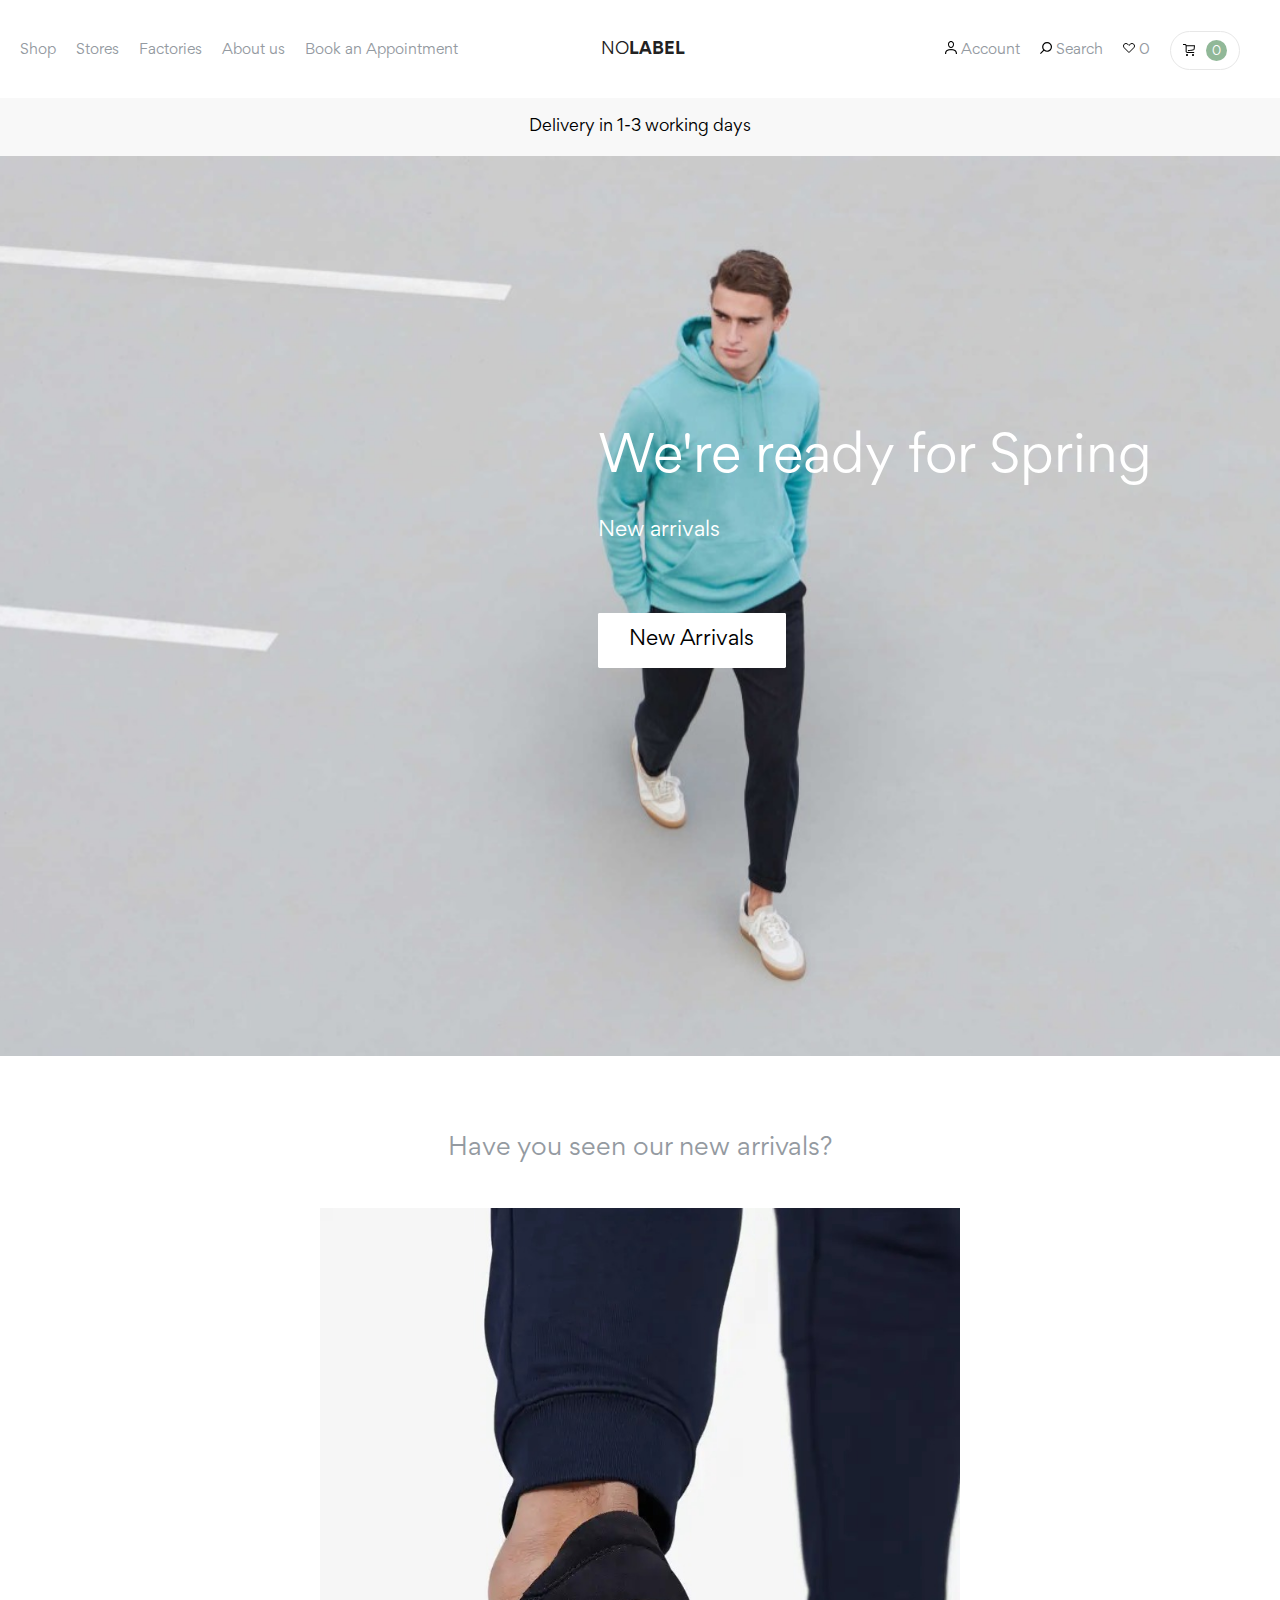
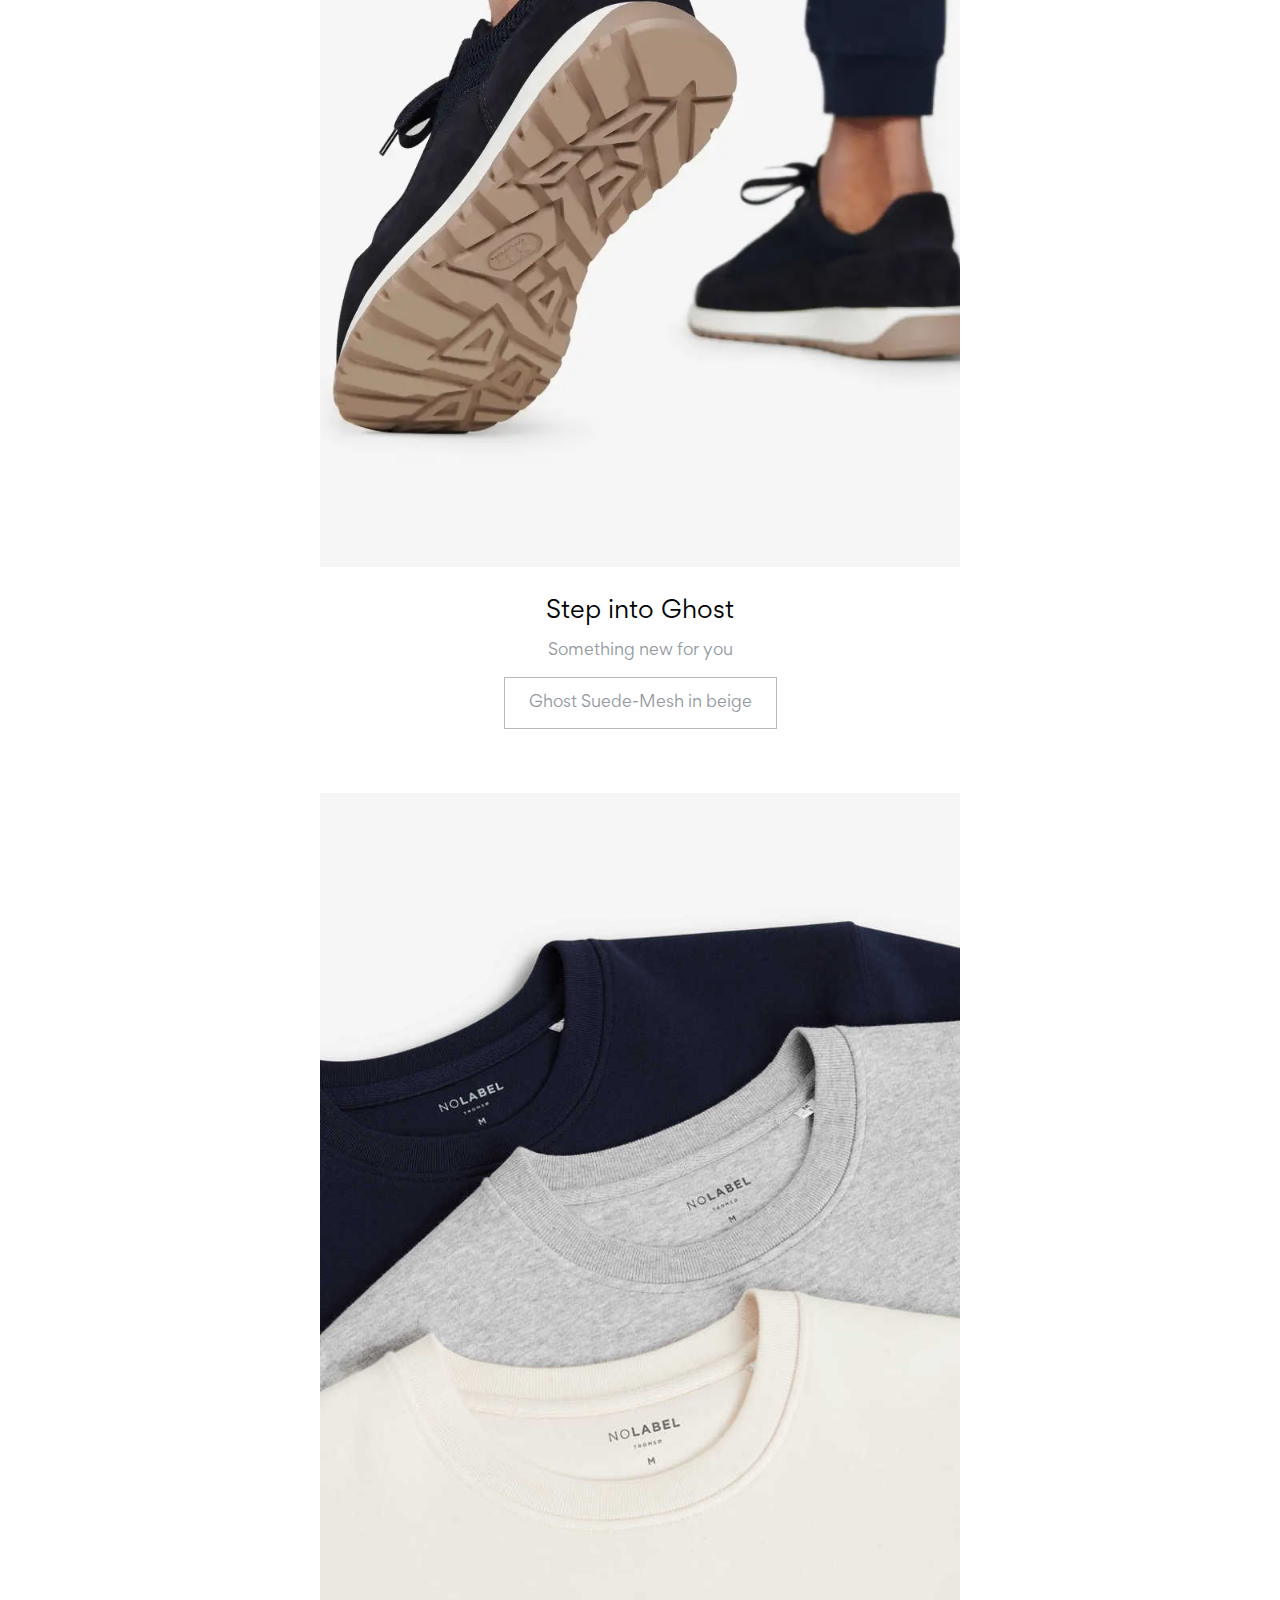
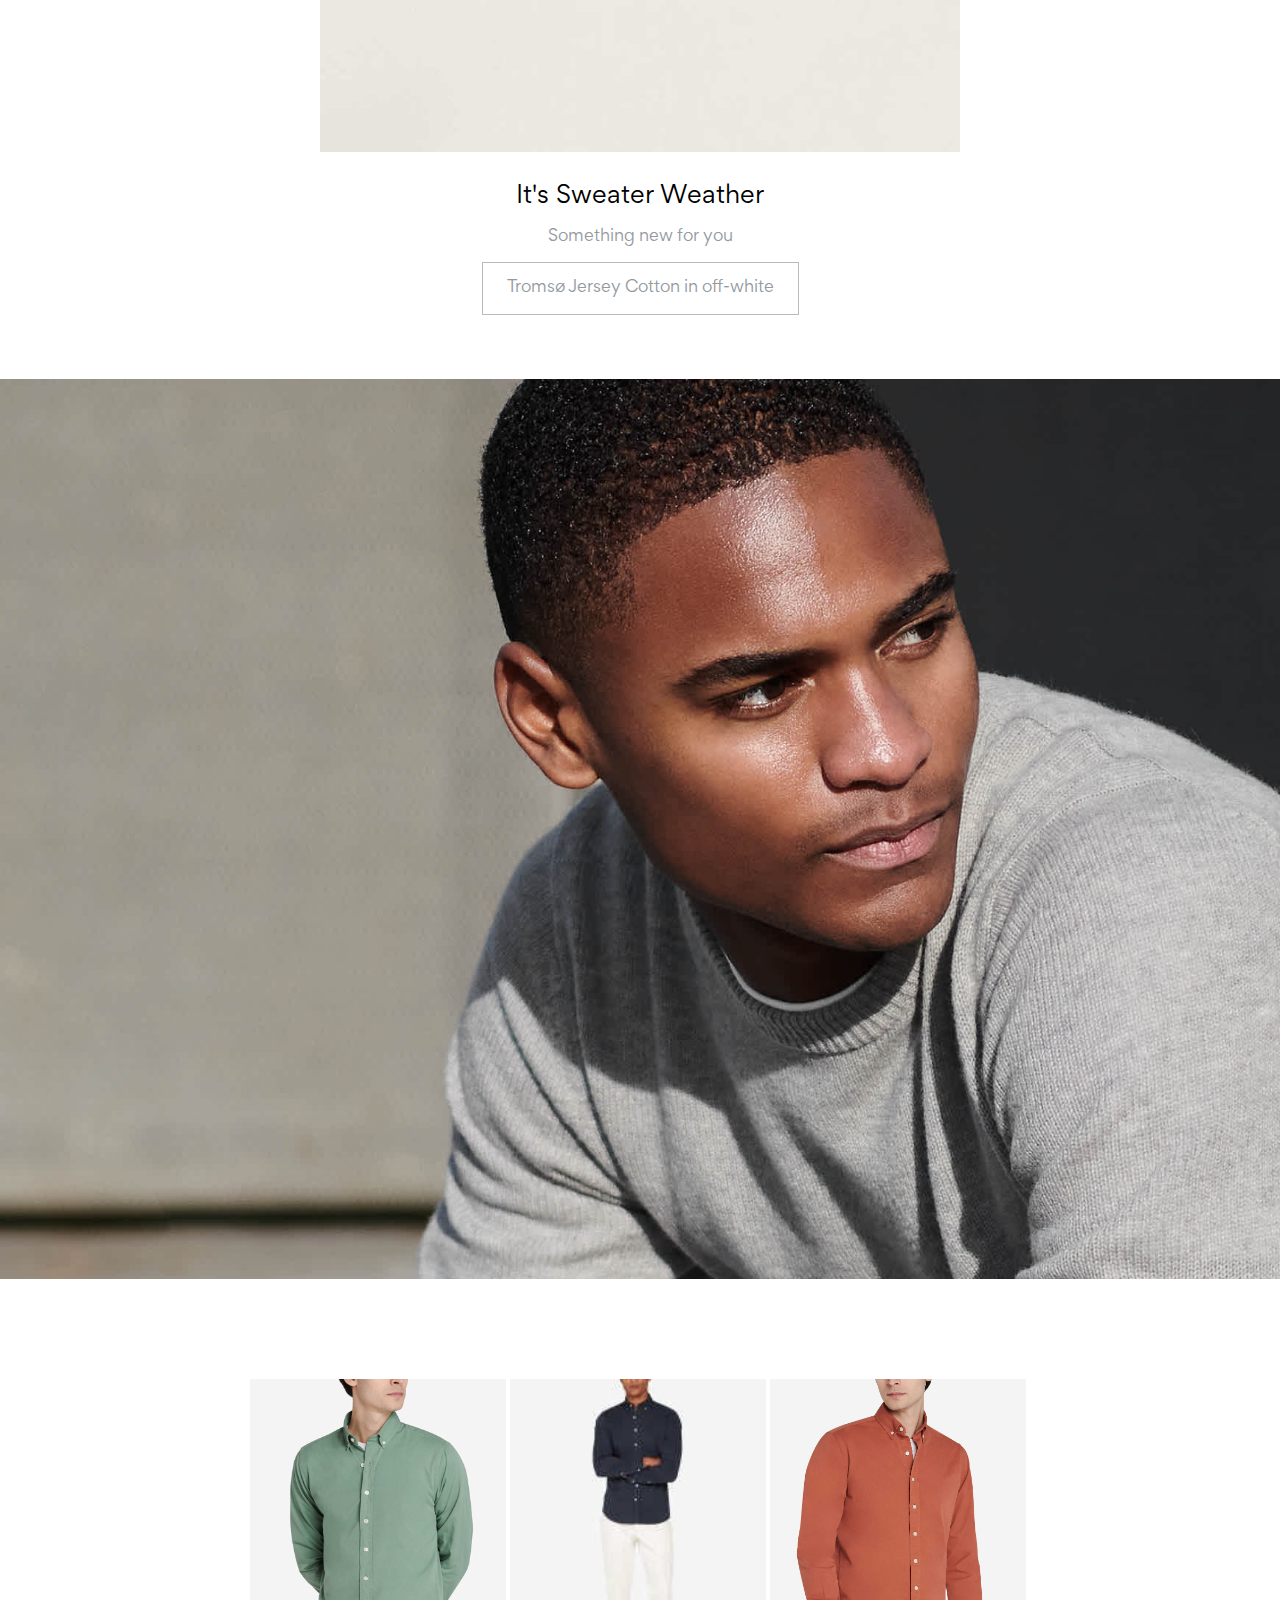
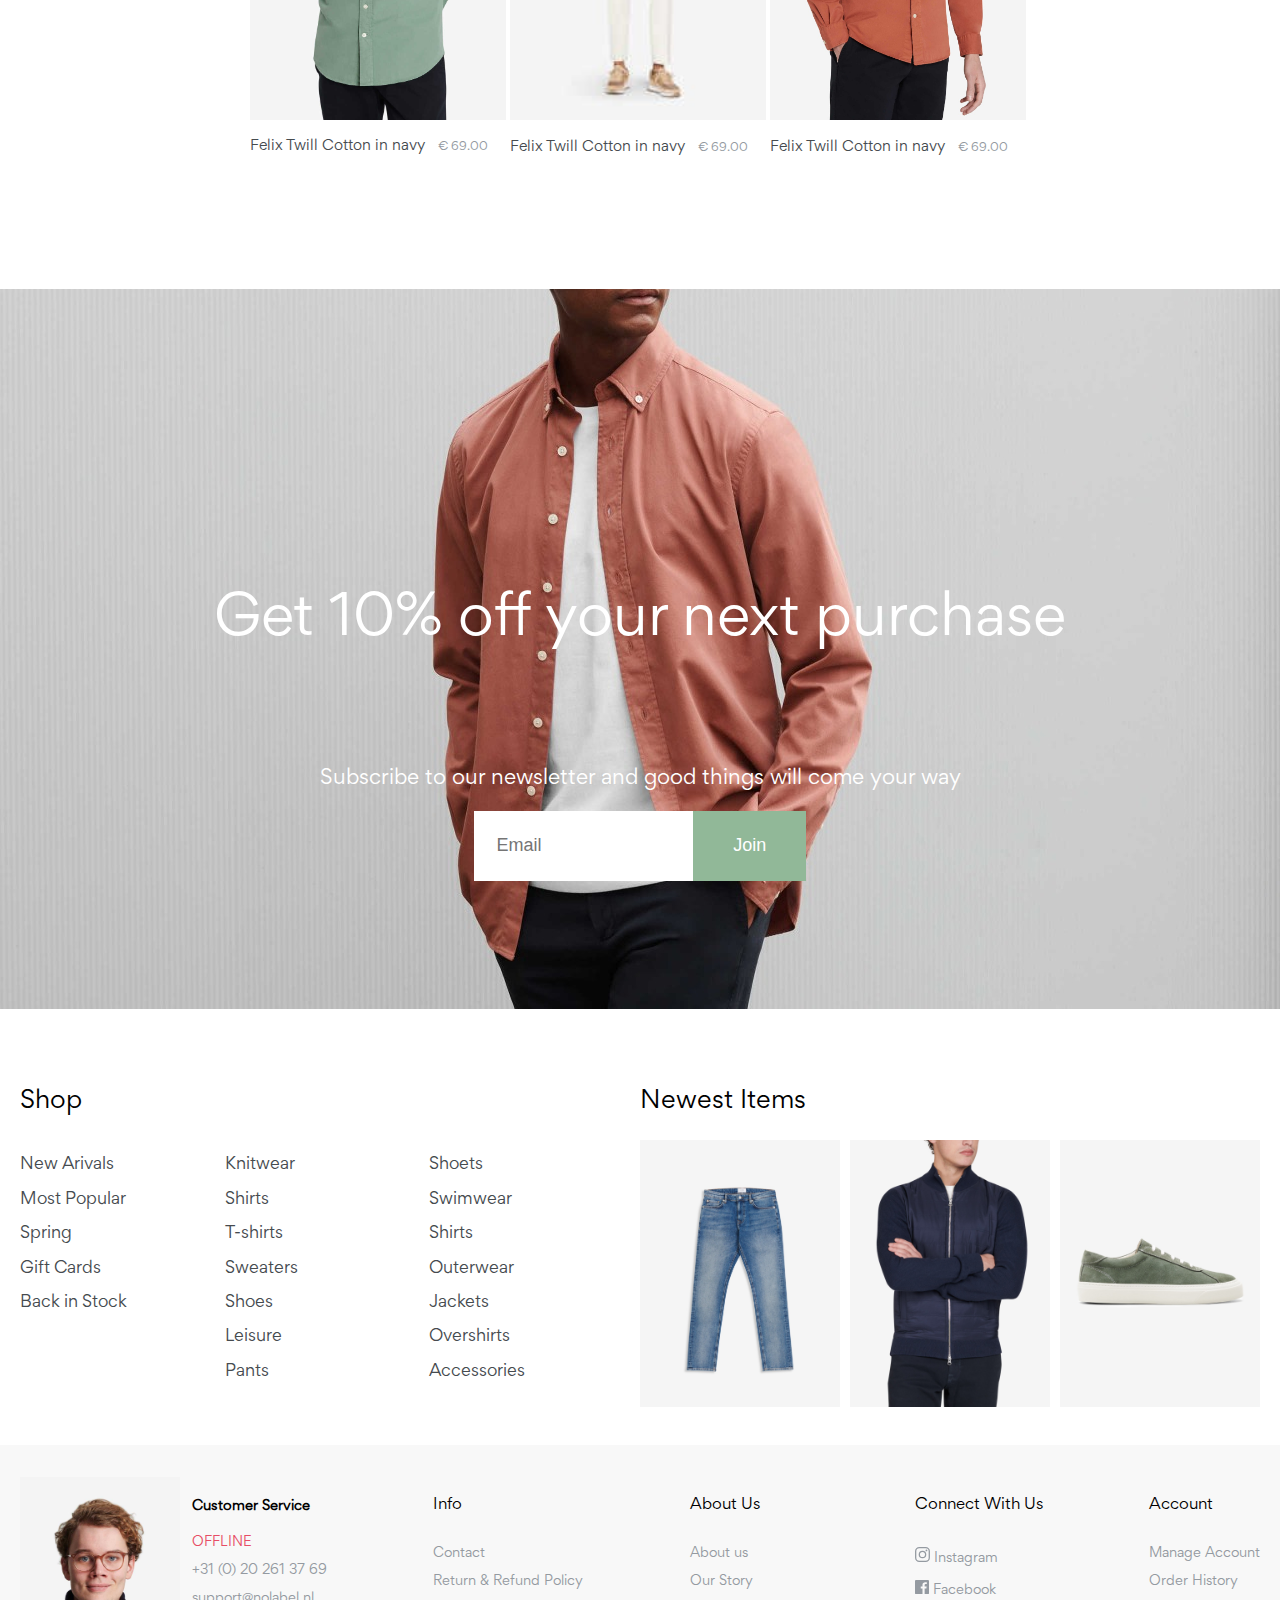
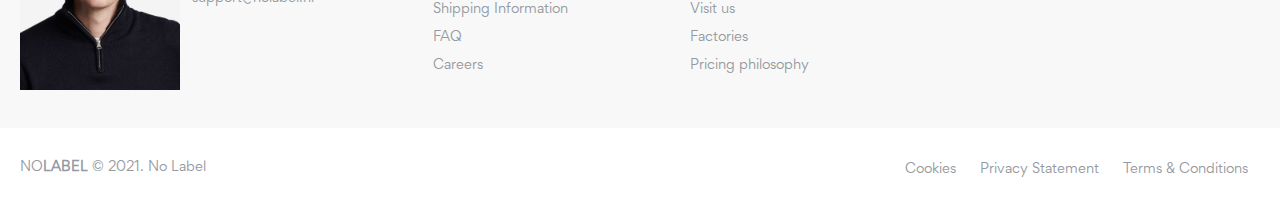
<file: index.html>
<!DOCTYPE html>
<html lang="en">

<head>
	<meta charset="UTF-8" />
	<meta name="viewport" content="width=device-width, initial-scale=1" />
	<title>NoLabeL</title>
	<meta name="author" content="Noah Makmel" />
	<link rel="stylesheet" href="./assets/styles/style.css" />
	<link rel="icon" href="./assets/images/favico.ico" type="image/x-icon" />
</head>

<body>

	<!-- ********** | NAVBAR | ********** -->
	<header>
		<nav class="container">
			<!-- menu lists -->
			<ul>
				<li><a id="mega_menu_action" href="#">Shop</a></li>
				<li><a href="#">Stores</a></li>
				<li><a href="#">Factories</a></li>
				<li><a href="#">About us</a></li>
				<li><a href="#">Book an Appointment</a></li>
			</ul>
			<!-- logo -->
			<div>
				<a href="./index.html">
					NO<span>LABEL</span>
				</a>
			</div>
			<!-- rigth menu -->
			<ul>
				<li>
					<a href="#">
						<svg width="12" height="13" xmlns="http://www.w3.org/2000/svg">
							<!-- https://developer.mozilla.org/en-US/docs/Web/SVG/Attribute/d -->
							<path
								d="M8.136 5.913C7.565 6.638 6.853 7 6 7c-.853 0-1.566-.363-2.14-1.09C3.287 5.183 3 4.279 3 3.197c0-.565.136-1.094.408-1.588.273-.494.64-.886 1.102-1.175C4.972.144 5.469 0 6 0s1.028.145 1.49.434c.462.29.83.68 1.102 1.175.272.494.408 1.023.408 1.588 0 1.082-.288 1.987-.864 2.716zM7.397 1.66C6.995 1.22 6.53 1 6 1s-.995.219-1.397.656A2.189 2.189 0 0 0 4 3.185c0 .801.19 1.47.572 2.009C4.953 5.73 5.429 6 6 6c.57 0 1.047-.269 1.428-.806C7.81 4.656 8 3.986 8 3.184c0-.58-.2-1.09-.603-1.524zM1.155 13H0l.101-1.22c.125-1.22.694-2.155 1.708-2.805C2.822 8.325 4.219 8 6 8c1.781 0 3.178.324 4.191.971 1.014.647 1.583 1.581 1.708 2.801L12 13h-1.155l-.101-1.116a2.548 2.548 0 0 0-1.17-1.92 4.393 4.393 0 0 0-1.087-.476 7.024 7.024 0 0 0-1.22-.253A11.36 11.36 0 0 0 6 9.168c-.448 0-.87.022-1.267.067a7.024 7.024 0 0 0-1.22.253 4.306 4.306 0 0 0-1.087.48c-.308.196-.57.458-.783.785a2.502 2.502 0 0 0-.387 1.138L1.156 13z"
								fill-rule="evenodd" /></svg>
						<span> Account</span>
					</a>
				</li>
				<li>
					<a href="#">
						<svg width="12" height="12" xmlns="http://www.w3.org/2000/svg">
							<path
								d="M0 11.147l3.18-3.18a4.805 4.805 0 0 1-1.05-3.036c0-.66.124-1.29.373-1.891A4.822 4.822 0 0 1 3.58 1.442C4.043.98 4.575.623 5.177.374A4.895 4.895 0 0 1 7.069 0a4.963 4.963 0 0 1 3.489 1.442c.463.464.819.996 1.068 1.598.25.601.374 1.232.374 1.891a4.895 4.895 0 0 1-1.442 3.49 4.963 4.963 0 0 1-1.605 1.068c-.602.25-1.23.374-1.884.374A4.806 4.806 0 0 1 4.033 8.82L.853 12 0 11.147zm9.712-3.58a3.602 3.602 0 0 1-2.643 1.095 3.602 3.602 0 0 1-2.644-1.095C3.7 6.842 3.338 5.964 3.338 4.931c0-1.027.362-1.908 1.087-2.643.735-.725 1.617-1.087 2.644-1.087 1.032 0 1.91.362 2.635 1.087A3.602 3.602 0 0 1 10.8 4.931c0 1.033-.362 1.911-1.087 2.636z"
								fill-rule="evenodd" /></svg>
						<span> Search</span>
					</a>
				</li>
				<li>
					<a href="#">
						<svg width="12" height="11" xmlns="http://www.w3.org/2000/svg">
							<path
								d="M10.705 1.16C10.267.742 9.635.5 8.99.5c-.676 0-1.31.264-1.768.768L5.964 2.442 5.622 2.1l-.903-.904C4.281.758 3.63.5 2.966.5c-.664 0-1.316.258-1.754.697-.95.95-.95 2.568 0 3.57l4.766 4.766 4.775-4.775c.998-.949.998-2.552-.01-3.56l-.038-.039z"
								fill-rule="nonzero" fill="none" stroke="#000" /></svg>
						<span> 0</span>
					</a>
				</li>
				<li>
					<a href="#" class="nav_main_list_button">
						<svg width="12" height="12" xmlns="http://www.w3.org/2000/svg">
							<path
								d="M3.294 10.294A.963.963 0 0 1 4 10c.275 0 .51.098.706.294A.963.963 0 0 1 5 11c0 .275-.098.51-.294.706A.963.963 0 0 1 4 12a.963.963 0 0 1-.706-.294A.963.963 0 0 1 3 11c0-.275.098-.51.294-.706zm6 0A.963.963 0 0 1 10 10c.275 0 .51.098.706.294A.963.963 0 0 1 11 11c0 .275-.098.51-.294.706A.963.963 0 0 1 10 12a.963.963 0 0 1-.706-.294A.963.963 0 0 1 9 11c0-.275.098-.51.294-.706zM3.578 1.2H12l-.044.538c-.009.175-.051.715-.128 1.621-.076.907-.133 1.478-.171 1.716-.06.404-.25.745-.572 1.022-.322.277-.723.449-1.202.516-.008 0-1.675.195-5.002.587V6.194c.348-.042.903-.106 1.666-.194l2.05-.238c.603-.07.988-.118 1.153-.143.25-.03.456-.106.617-.232a.718.718 0 0 0 .286-.462c.046-.296.129-1.204.247-2.725H3.661v5.194c0 .183.06.33.181.44.12.11.285.166.493.166h6.851v1H4.335c-.483 0-.886-.153-1.208-.46a1.517 1.517 0 0 1-.483-1.146V1.687a.634.634 0 0 0-.226-.48A.753.753 0 0 0 1.894 1H0V0h1.894c.386 0 .734.112 1.046.338.311.225.524.512.638.862z"
								fill-rule="evenodd" /></svg>
						<span>0</span>
					</a>
				</li>
			</ul>
		</nav>

		<!-- ********** | NAVBAR SHOP SECTION | ********** -->
		<section class="navbar_shop_mega">
			<div class="container">
				<nav>
					<div>
						<ul>
							<li><a href="#">New Arivals </a></li>
							<li><a href="#">Most Popular</a></li>
							<li><a href="#">Spring</a></li>
							<li><a href="#">Gift Cards</a></li>
							<li><a href="#">Back in Stock</a></li>
						</ul>
						<ul>
							<li><a href="#">Knitwear </a></li>
							<li><a href="#">Shirts</a></li>
							<li><a href="#">T-shirts</a></li>
							<li><a href="#">Sweaters</a></li>
							<li><a href="#">Shoes</a></li>
							<li><a href="#">Leisure Wear</a></li>
							<li><a href="#">Pants</a></li>
						</ul>
						<ul>
							<li><a href="#">Shorts </a></li>
							<li><a href="#">Swimwear</a></li>
							<li><a href="#">Polo Shirts</a></li>
							<li><a href="#">Outerwear</a></li>
							<li><a href="#">Jackets</a></li>
							<li><a href="#">Overshirts</a></li>
							<li><a href="#">Accessories</a></li>
						</ul>
					</div>
					<div>
						<ul>
							<li>
								<img src="./assets/images/bgImage.jpg" alt="Men in blouse">
							</li>
						</ul>
						<ul>
							<li>
								<img src="./assets/images/bgImage.jpg" alt="Men in blouse">
							</li>
						</ul>
					</div>
				</nav>
			</div>
		</section>


		<!-- ********** | MOBILE NAVBAR | ********** -->
		<!-- https://codepen.io/RRoberts/pen/ZBYaJr -->
		<nav class="nav_main_mob_navbar">
			<div class="container">
				<ul>
					<li>
						<div class="hamburger">
							<span></span>
							<span></span>
							<span></span>
							<!-- ********** | Mobile nav horizontal bars | ********** -->
						</div>
					</li>
					<li>
						<svg width="12" height="12" xmlns="http://www.w3.org/2000/svg">
							<path
								d="M0 11.147l3.18-3.18a4.805 4.805 0 0 1-1.05-3.036c0-.66.124-1.29.373-1.891A4.822 4.822 0 0 1 3.58 1.442C4.043.98 4.575.623 5.177.374A4.895 4.895 0 0 1 7.069 0a4.963 4.963 0 0 1 3.489 1.442c.463.464.819.996 1.068 1.598.25.601.374 1.232.374 1.891a4.895 4.895 0 0 1-1.442 3.49 4.963 4.963 0 0 1-1.605 1.068c-.602.25-1.23.374-1.884.374A4.806 4.806 0 0 1 4.033 8.82L.853 12 0 11.147zm9.712-3.58a3.602 3.602 0 0 1-2.643 1.095 3.602 3.602 0 0 1-2.644-1.095C3.7 6.842 3.338 5.964 3.338 4.931c0-1.027.362-1.908 1.087-2.643.735-.725 1.617-1.087 2.644-1.087 1.032 0 1.91.362 2.635 1.087A3.602 3.602 0 0 1 10.8 4.931c0 1.033-.362 1.911-1.087 2.636z"
								fill-rule="evenodd" /></svg>
					</li>
				</ul>
				<div>
					<h3>NO<span>LABEL</span></h3>
				</div>
				<ul>
					<li>
						<a href="#" class="nav_main_list_button">
							<svg width="12" height="12" xmlns="http://www.w3.org/2000/svg">
								<path
									d="M3.294 10.294A.963.963 0 0 1 4 10c.275 0 .51.098.706.294A.963.963 0 0 1 5 11c0 .275-.098.51-.294.706A.963.963 0 0 1 4 12a.963.963 0 0 1-.706-.294A.963.963 0 0 1 3 11c0-.275.098-.51.294-.706zm6 0A.963.963 0 0 1 10 10c.275 0 .51.098.706.294A.963.963 0 0 1 11 11c0 .275-.098.51-.294.706A.963.963 0 0 1 10 12a.963.963 0 0 1-.706-.294A.963.963 0 0 1 9 11c0-.275.098-.51.294-.706zM3.578 1.2H12l-.044.538c-.009.175-.051.715-.128 1.621-.076.907-.133 1.478-.171 1.716-.06.404-.25.745-.572 1.022-.322.277-.723.449-1.202.516-.008 0-1.675.195-5.002.587V6.194c.348-.042.903-.106 1.666-.194l2.05-.238c.603-.07.988-.118 1.153-.143.25-.03.456-.106.617-.232a.718.718 0 0 0 .286-.462c.046-.296.129-1.204.247-2.725H3.661v5.194c0 .183.06.33.181.44.12.11.285.166.493.166h6.851v1H4.335c-.483 0-.886-.153-1.208-.46a1.517 1.517 0 0 1-.483-1.146V1.687a.634.634 0 0 0-.226-.48A.753.753 0 0 0 1.894 1H0V0h1.894c.386 0 .734.112 1.046.338.311.225.524.512.638.862z"
									fill-rule="evenodd"></path>
							</svg>
							<span>0</span>
						</a>
					</li>
				</ul>
			</div>
		</nav>

		<!-- ********** | MOBILE MENU | ********** -->
		<nav class="short_mob">
			<ul>
				<li>Shop</li>
				<li><a href="#">New Arivals </a></li>
				<li><a href="#">Most Popular</a></li>
				<li><a href="#">Spring</a></li>
				<li><a href="#">Gift Cards</a></li>
				<li><a href="#">Back in Stock</a></li>
			</ul>

			<div>
				<ul>
					<li><a href="#">Knitwear </a></li>
					<li><a href="#">Shirts</a></li>
					<li><a href="#">T-shirts</a></li>
					<li><a href="#">Sweaters</a></li>
					<li><a href="#">Shoes</a></li>
					<li><a href="#">Leisure</a></li>
					<li><a href="#">Pants</a></li>
				</ul>
				<ul>
					<li><a href="#">Shorts </a></li>
					<li><a href="#">Swimwear</a></li>
					<li><a href="#">Shirts</a></li>
					<li><a href="#">Outerwear</a></li>
					<li><a href="#">Jackets</a></li>
					<li><a href="#">Overshirts</a></li>
					<li><a href="#">Accessories</a></li>
				</ul>
			</div>

			<div>
				<p>About Us</p>
				<p>Stores</p>
			</div>

			<ul>
				<li>Account</li>
				<li><a href="#">Login</a></li>
				<li><a href="#">Manage Acoount</a></li>
				<li><a href="#">Create Account</a></li>
			</ul>

			<ul>
				<li>Info</li>
				<li><a href="#">Contact</a></li>
				<li><a href="#">Return & Refund Policy</a></li>
				<li><a href="#">Shipping Information</a></li>
				<li><a href="#">FAQ</a></li>
				<li><a href="#">Careers</a></li>
			</ul>
		</nav>
	</header>

	<!-- ********** | MAIN | ********** -->
	<main>

		<!-- ********** | TEXT SLIDER | ********** -->
		<!-- https://github.com/emdubb/jQuery_carousel_tutorial -->
		<section id="slider">
			<ul>
				<li>Delivery in 1-3 working days</li>
				<li>Free 30-day returns in NL/BE/DE</li>
				<li>Next day despatch on delivery from our warehouse</li>
			</ul>
		</section>

		<!-- ********** | NEW ARRIVALS SECTION | ********** -->
		<section class="hero">
			<div>
				<h3>
					We're ready for Spring
				</h3>
				<p>New arrivals</p>
				<a href="product.html">New Arrivals</a>
			</div>
		</section>


		<!-- ********** | NEW ARRIVALS SECTION 01 | ********** -->
		<div class="main_show">
			<div class="container">
				<h2>Have you seen our new arrivals?</h2>
				<div>
					<article>
						<img src="./assets/images/img02.jpg" alt="" />
						<h4>Step into Ghost</h4>
						<p>Something new for you</p>
						<a href="product.html">
							Ghost Suede-Mesh in beige
						</a>
					</article>
					<article>
						<img src="./assets/images/asset08.jpeg" alt="" />
						<h4>It's Sweater Weather</h4>
						<p>Something new for you</p>
						<a href="product.html">
							Tromsø Jersey Cotton in off-white
						</a>
					</article>
				</div>
			</div>

			<div></div>


			<!-- ********** | PRODUCT SECTION | ********** -->
			<div>
				<a href="#">
					<img id="main_card_img1" src="./assets/images/img04.jpg" alt="" />
					<p>
						Felix Twill Cotton in navy
						<span>€ 69.00</span>
					</p>
				</a>
				<a href="#">
					<img id="main_card_img2" src="./assets/images/img07.jpg" alt="" />
					<p>
						Felix Twill Cotton in navy
						<span>€ 69.00</span>
					</p>
				</a>
				<a href="#">
					<img id="main_card_img3" src="./assets/images/img09.jpg" alt="" />
					<p>
						Felix Twill Cotton in navy
						<span>€ 69.00</span>
					</p>
				</a>
			</div>

			<!-- ********** | SUBSCRIBE SECTION | ********** -->
			<div>
				<div>
					<h2>Get 10% off your next purchase</h2>
					<p>Subscribe to our newsletter and good things will come your way</p>
					<form action="#" method="POST">
						<input type="email" placeholder="Email" required />
						<button type="submit">Join</button>
					</form>
				</div>
			</div>

		</div>


		<!-- ********** | MENU BEFORE FOOTER SECTION | ********** -->
		<section class="container before_footer">
			<!-- Shop Arrivals -->
			<div>
				<h3>Shop</h3>
				<div>
					<ul>
						<li><a href="#">New Arivals </a></li>
						<li><a href="#">Most Popular</a></li>
						<li><a href="#">Spring</a></li>
						<li><a href="#">Gift Cards</a></li>
						<li><a href="#">Back in Stock</a></li>
					</ul>
					<ul>
						<li><a href="#">Knitwear </a></li>
						<li><a href="#">Shirts</a></li>
						<li><a href="#">T-shirts</a></li>
						<li><a href="#">Sweaters</a></li>
						<li><a href="#">Shoes</a></li>
						<li><a href="#">Leisure</a></li>
						<li><a href="#">Pants</a></li>
					</ul>
					<ul>
						<li><a href="#">Shoets </a></li>
						<li><a href="#">Swimwear</a></li>
						<li><a href="#">Shirts</a></li>
						<li><a href="#">Outerwear</a></li>
						<li><a href="#">Jackets</a></li>
						<li><a href="#">Overshirts</a></li>
						<li><a href="#">Accessories</a></li>
					</ul>
				</div>
			</div>

			<!-- New Items -->
			<div>
				<h3>Newest Items</h3>
				<div>
					<a href="product.html">
						<img class="pic-1" alt="" src="./assets/images/img12.jpg" />
						<img class="pic-2" alt="" src="./assets/images/img13.jpg" />
					</a>
					<a href="product.html">
						<img class="pic-1" alt="" src="./assets/images/img14.jpg" />
						<img class="pic-2" alt="" src="./assets/images/img15.jpg" />
					</a>
					<a href="product.html">
						<img class="pic-1" alt="" src="./assets/images/img16.jpg" />
						<img class="pic-2" alt="" src="./assets/images/img17.jpg" />
					</a>
				</div>
			</div>
		</section>

	</main>

	<!-- ********** | FOOTER | ********** -->
	<footer>
		<!-- Nav Footer -->
		<nav class="container">
			<div>
				<div>
					<img src="./assets/images/CS_Tom.jpg" alt="" />
				</div>
				<div>
					<h5>Customer Service</h5>
					<p>OFFLINE</p>
					<!-- https://www.elegantthemes.com/blog/wordpress/call-link-html-phone-number -->
					<a href="tel:+310202613769">+31 (0) 20 261 37 69</a>
					<a href="mailto:support@nolabel.nl">support@nolabel.nl</a>
				</div>
			</div>
			<div>
				<h4>Info</h4>
				<ul>
					<li><a href="#">Contact</a></li>
					<li><a href="#">Return & Refund Policy</a></li>
					<li><a href="#">Shipping Information</a></li>
					<li><a href="#">FAQ</a></li>
					<li><a href="#">Careers</a></li>
				</ul>
			</div>
			<div>
				<h4>About Us</h4>
				<ul>
					<li><a href="#">About us</a></li>
					<li><a href="#">Our Story</a></li>
					<li><a href="#">Visit us</a></li>
					<li><a href="#">Factories</a></li>
					<li><a href="#">Pricing philosophy</a></li>
				</ul>
			</div>
			<div>
				<h4>Connect With Us</h4>
				<ul>
					<li>
						<a href="#">
							<svg width="15" height="15" xmlns="http://www.w3.org/2000/svg">
								<g fill-rule="evenodd" fill="#949aa1">
									<path
										d="M4.276 1.293a2.965 2.965 0 0 0-2.962 2.962v6.415a2.965 2.965 0 0 0 2.962 2.962h6.414a2.965 2.965 0 0 0 2.962-2.962V4.255a2.965 2.965 0 0 0-2.962-2.962H4.276zm6.414 13.615H4.276A4.243 4.243 0 0 1 .037 10.67V4.255A4.243 4.243 0 0 1 4.276.017h6.414a4.243 4.243 0 0 1 4.239 4.238v6.415a4.243 4.243 0 0 1-4.239 4.238z" />
									<path
										d="M7.483 4.926a2.54 2.54 0 0 0-2.536 2.536A2.54 2.54 0 0 0 7.483 10a2.54 2.54 0 0 0 2.536-2.537 2.54 2.54 0 0 0-2.536-2.536zm0 6.349A3.817 3.817 0 0 1 3.67 7.462 3.817 3.817 0 0 1 7.483 3.65a3.817 3.817 0 0 1 3.813 3.813 3.817 3.817 0 0 1-3.813 3.813zM12.376 3.431a.916.916 0 1 1-1.833 0 .916.916 0 0 1 1.833 0" />
								</g>
							</svg>
							Instagram
						</a>
					</li>
					<li>
						<a href="#">
							<svg width="14" height="14" xmlns="http://www.w3.org/2000/svg">
								<path
									d="M14 .875v12.25a.881.881 0 0 1-.875.875h-3.5V8.559h1.75l.294-2.017H9.625V4.956c0-.574.294-.902.875-.902h1.313V2.235s-.588-.095-1.436-.095c-1.92 0-2.892 1.066-2.892 2.659v1.743h-1.75v2.017h1.75V14H.875A.881.881 0 0 1 0 13.125V.875C0 .396.396 0 .875 0h12.25c.479 0 .875.396.875.875z"
									fill-rule="evenodd" fill="#949aa1" /></svg>
							Facebook
						</a>
					</li>
				</ul>
			</div>
			<div>
				<h4>Account</h4>
				<ul>
					<li><a href="#">Manage Account</a></li>
					<li><a href="#">Order History</a></li>
				</ul>
			</div>
		</nav>
		<!-- Bottom Footer -->
		<section>
			<div class="container">
				<div>
					<span>NO<strong>LABEL</strong></span>
					<span>&copy; 2021. No Label</span>
				</div>
				<ul>
					<li><a href="#">Cookies</a></li>
					<li><a href="#">Privacy Statement</a></li>
					<li><a href="#">Terms &amp; Conditions</a></li>
				</ul>
			</div>
		</section>

	</footer>

	<script src="./assets/scripts/scripts.js"></script>
</body>

</html>
</file>
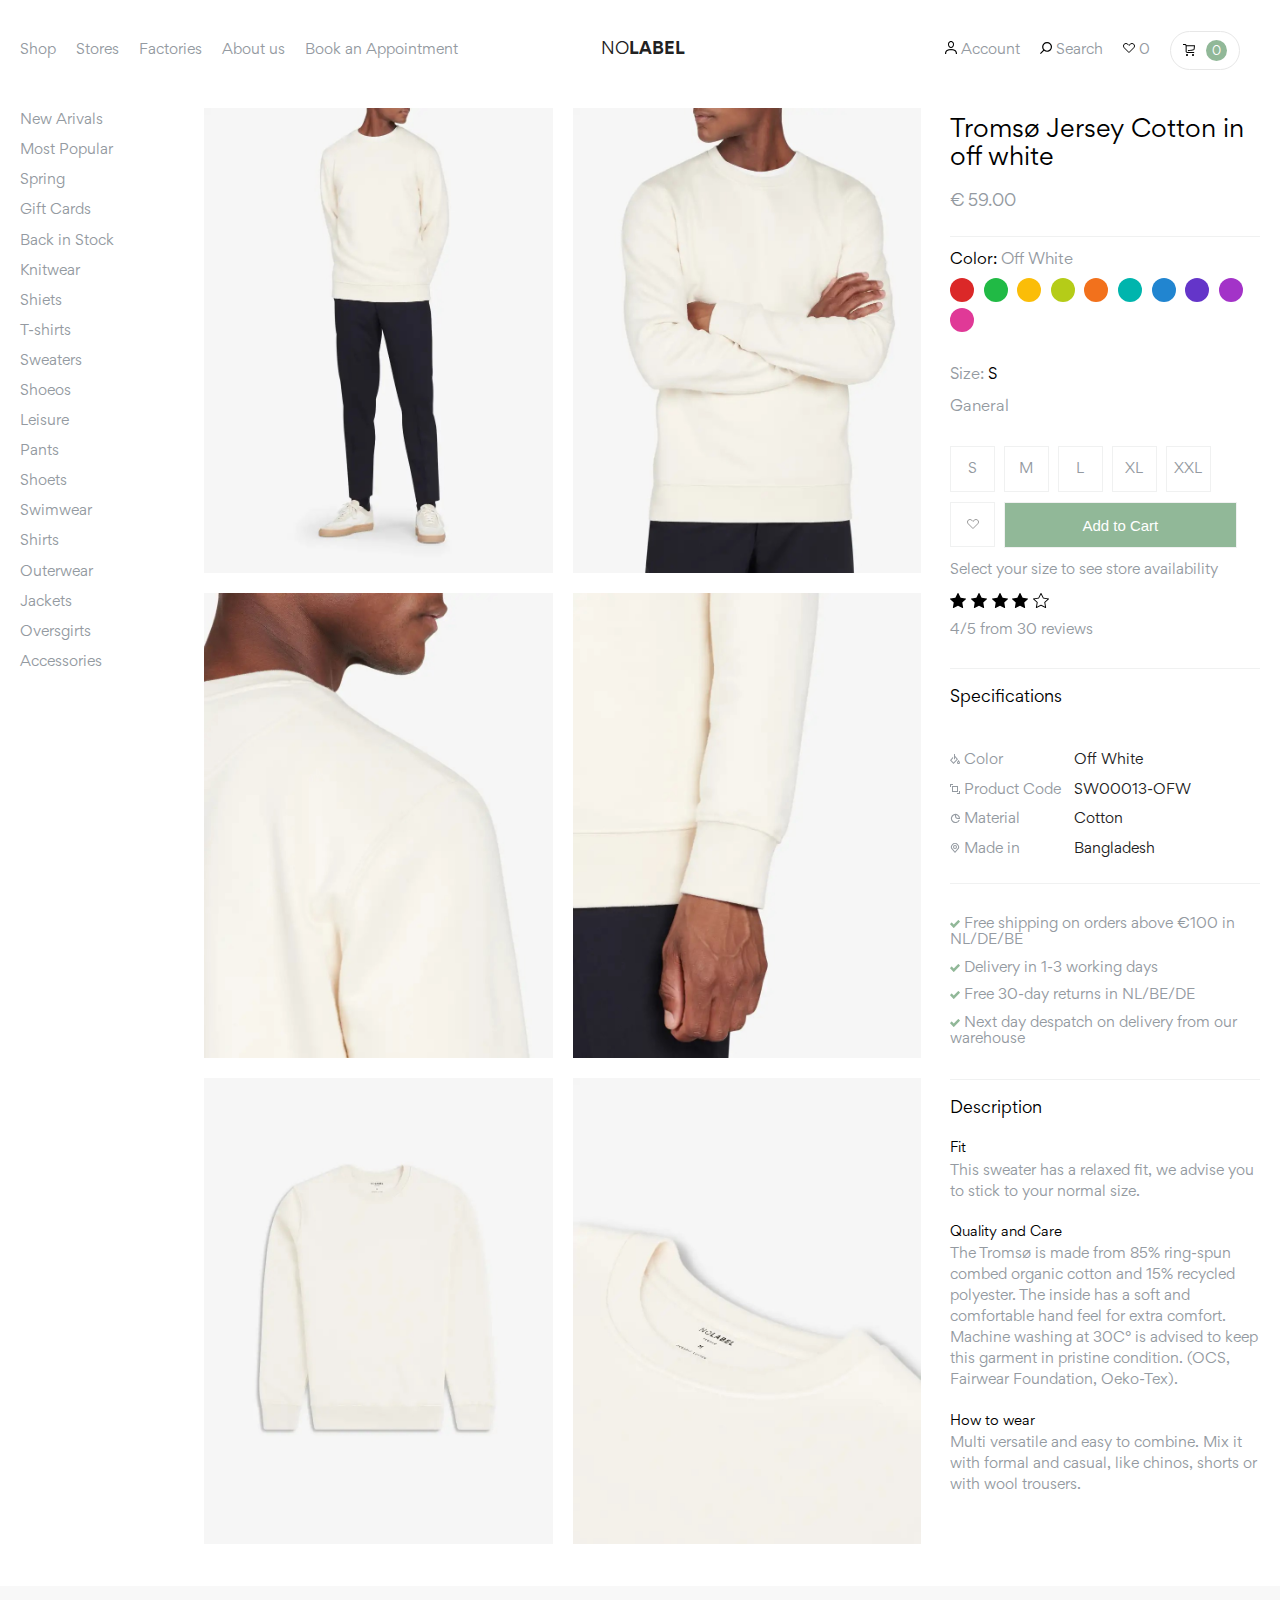
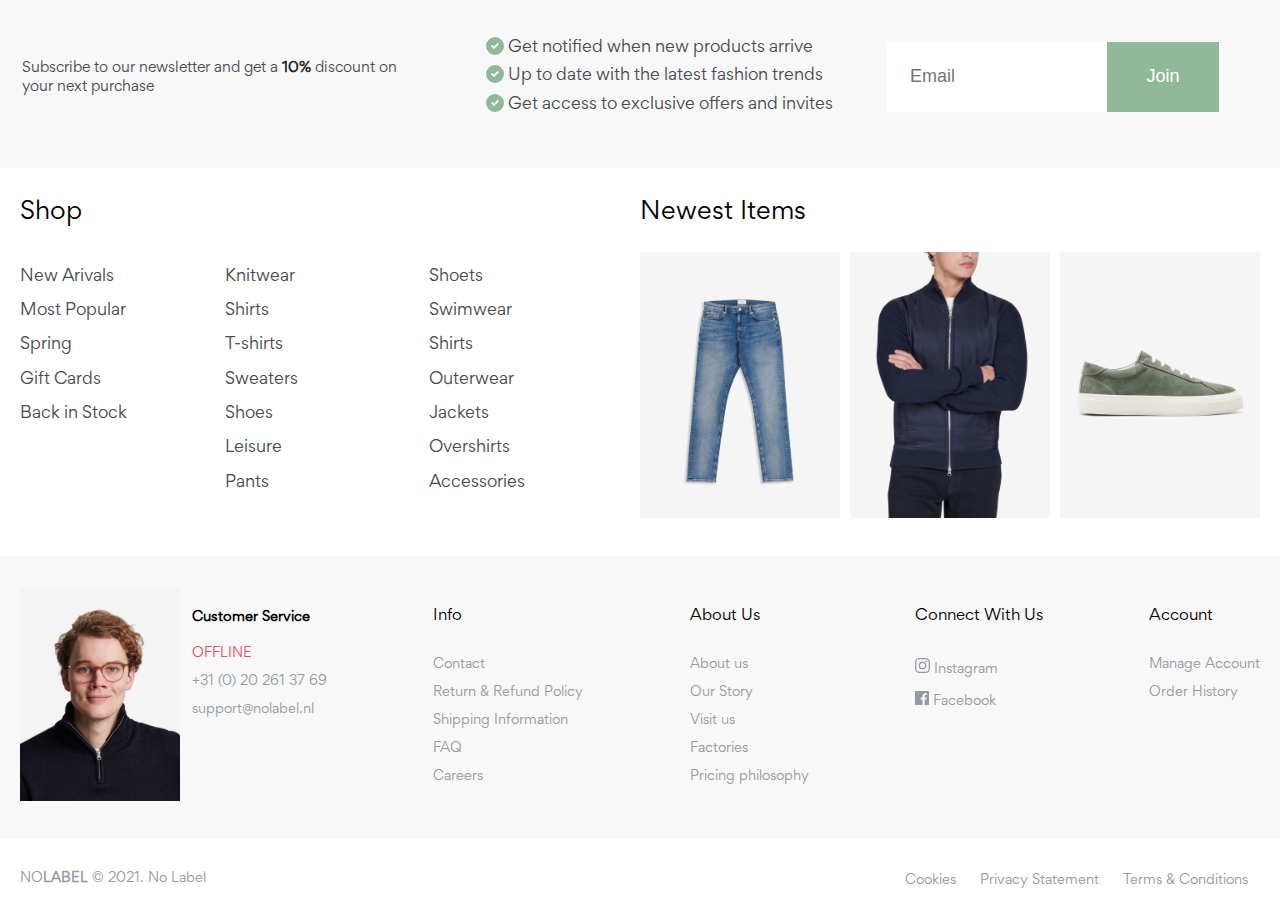
<file: product.html>
<!DOCTYPE html>
<html lang="en">

<head>
    <meta charset="UTF-8" />
    <meta name="viewport" content="width=device-width, initial-scale=1" />
    <title>NoLabeL</title>
    <meta name="author" content="Noah Makmel" />
    <link rel="stylesheet" href="./assets/styles/style.css" />
    <link rel="icon" href="./assets/images/favico.ico" type="image/x-icon" />
</head>

<body>

    <!-- ********** | NAVBAR | ********** -->
    <header>
        <nav class="container">
            <!-- menu lists -->
            <ul>
                <li><a id="mega_menu_action" href="#">Shop</a></li>
                <li><a href="#">Stores</a></li>
                <li><a href="#">Factories</a></li>
                <li><a href="#">About us</a></li>
                <li><a href="#">Book an Appointment</a></li>
            </ul>
            <!-- logo -->
            <div>
                <a href="./index.html">
                    NO<span>LABEL</span>
                </a>
            </div>
            <!-- rigth menu -->
            <ul>
                <li>
                    <a href="#">
                        <svg width="12" height="13" xmlns="http://www.w3.org/2000/svg">
                            <path
                                d="M8.136 5.913C7.565 6.638 6.853 7 6 7c-.853 0-1.566-.363-2.14-1.09C3.287 5.183 3 4.279 3 3.197c0-.565.136-1.094.408-1.588.273-.494.64-.886 1.102-1.175C4.972.144 5.469 0 6 0s1.028.145 1.49.434c.462.29.83.68 1.102 1.175.272.494.408 1.023.408 1.588 0 1.082-.288 1.987-.864 2.716zM7.397 1.66C6.995 1.22 6.53 1 6 1s-.995.219-1.397.656A2.189 2.189 0 0 0 4 3.185c0 .801.19 1.47.572 2.009C4.953 5.73 5.429 6 6 6c.57 0 1.047-.269 1.428-.806C7.81 4.656 8 3.986 8 3.184c0-.58-.2-1.09-.603-1.524zM1.155 13H0l.101-1.22c.125-1.22.694-2.155 1.708-2.805C2.822 8.325 4.219 8 6 8c1.781 0 3.178.324 4.191.971 1.014.647 1.583 1.581 1.708 2.801L12 13h-1.155l-.101-1.116a2.548 2.548 0 0 0-1.17-1.92 4.393 4.393 0 0 0-1.087-.476 7.024 7.024 0 0 0-1.22-.253A11.36 11.36 0 0 0 6 9.168c-.448 0-.87.022-1.267.067a7.024 7.024 0 0 0-1.22.253 4.306 4.306 0 0 0-1.087.48c-.308.196-.57.458-.783.785a2.502 2.502 0 0 0-.387 1.138L1.156 13z"
                                fill-rule="evenodd" /></svg>
                        <span> Account</span>
                    </a>
                </li>
                <li>
                    <a href="#">
                        <svg width="12" height="12" xmlns="http://www.w3.org/2000/svg">
                            <path
                                d="M0 11.147l3.18-3.18a4.805 4.805 0 0 1-1.05-3.036c0-.66.124-1.29.373-1.891A4.822 4.822 0 0 1 3.58 1.442C4.043.98 4.575.623 5.177.374A4.895 4.895 0 0 1 7.069 0a4.963 4.963 0 0 1 3.489 1.442c.463.464.819.996 1.068 1.598.25.601.374 1.232.374 1.891a4.895 4.895 0 0 1-1.442 3.49 4.963 4.963 0 0 1-1.605 1.068c-.602.25-1.23.374-1.884.374A4.806 4.806 0 0 1 4.033 8.82L.853 12 0 11.147zm9.712-3.58a3.602 3.602 0 0 1-2.643 1.095 3.602 3.602 0 0 1-2.644-1.095C3.7 6.842 3.338 5.964 3.338 4.931c0-1.027.362-1.908 1.087-2.643.735-.725 1.617-1.087 2.644-1.087 1.032 0 1.91.362 2.635 1.087A3.602 3.602 0 0 1 10.8 4.931c0 1.033-.362 1.911-1.087 2.636z"
                                fill-rule="evenodd" /></svg>
                        <span> Search</span>
                    </a>
                </li>
                <li>
                    <a href="#">
                        <svg width="12" height="11" xmlns="http://www.w3.org/2000/svg">
                            <path
                                d="M10.705 1.16C10.267.742 9.635.5 8.99.5c-.676 0-1.31.264-1.768.768L5.964 2.442 5.622 2.1l-.903-.904C4.281.758 3.63.5 2.966.5c-.664 0-1.316.258-1.754.697-.95.95-.95 2.568 0 3.57l4.766 4.766 4.775-4.775c.998-.949.998-2.552-.01-3.56l-.038-.039z"
                                fill-rule="nonzero" fill="none" stroke="#000" /></svg>
                        <span> 0</span>
                    </a>
                </li>
                <li>
                    <a href="#" class="nav_main_list_button">
                        <svg width="12" height="12" xmlns="http://www.w3.org/2000/svg">
                            <path
                                d="M3.294 10.294A.963.963 0 0 1 4 10c.275 0 .51.098.706.294A.963.963 0 0 1 5 11c0 .275-.098.51-.294.706A.963.963 0 0 1 4 12a.963.963 0 0 1-.706-.294A.963.963 0 0 1 3 11c0-.275.098-.51.294-.706zm6 0A.963.963 0 0 1 10 10c.275 0 .51.098.706.294A.963.963 0 0 1 11 11c0 .275-.098.51-.294.706A.963.963 0 0 1 10 12a.963.963 0 0 1-.706-.294A.963.963 0 0 1 9 11c0-.275.098-.51.294-.706zM3.578 1.2H12l-.044.538c-.009.175-.051.715-.128 1.621-.076.907-.133 1.478-.171 1.716-.06.404-.25.745-.572 1.022-.322.277-.723.449-1.202.516-.008 0-1.675.195-5.002.587V6.194c.348-.042.903-.106 1.666-.194l2.05-.238c.603-.07.988-.118 1.153-.143.25-.03.456-.106.617-.232a.718.718 0 0 0 .286-.462c.046-.296.129-1.204.247-2.725H3.661v5.194c0 .183.06.33.181.44.12.11.285.166.493.166h6.851v1H4.335c-.483 0-.886-.153-1.208-.46a1.517 1.517 0 0 1-.483-1.146V1.687a.634.634 0 0 0-.226-.48A.753.753 0 0 0 1.894 1H0V0h1.894c.386 0 .734.112 1.046.338.311.225.524.512.638.862z"
                                fill-rule="evenodd" /></svg>
                        <span>0</span>
                    </a>
                </li>
            </ul>
        </nav>

        <!-- ********** | NAVBAR SHOP SECTION | ********** -->
        <section class="navbar_shop_mega">
            <div class="container">
                <nav>
                    <div>
                        <ul>
                            <li><a href="#">New Arivals </a></li>
                            <li><a href="#">Most Popular</a></li>
                            <li><a href="#">Spring</a></li>
                            <li><a href="#">Gift Cards</a></li>
                            <li><a href="#">Back in Stock</a></li>
                        </ul>
                        <ul>
                            <li><a href="#">Knitwear </a></li>
                            <li><a href="#">Shirts</a></li>
                            <li><a href="#">T-shirts</a></li>
                            <li><a href="#">Sweaters</a></li>
                            <li><a href="#">Shoes</a></li>
                            <li><a href="#">Leisure Wear</a></li>
                            <li><a href="#">Pants</a></li>
                        </ul>
                        <ul>
                            <li><a href="#">Shorts </a></li>
                            <li><a href="#">Swimwear</a></li>
                            <li><a href="#">Polo Shirts</a></li>
                            <li><a href="#">Outerwear</a></li>
                            <li><a href="#">Jackets</a></li>
                            <li><a href="#">Overshirts</a></li>
                            <li><a href="#">Accessories</a></li>
                        </ul>
                    </div>
                    <div>
                        <ul>
                            <li>
                                <img src="./assets/images/bgImage.jpg" alt="Men in blouse">
                            </li>
                        </ul>
                        <ul>
                            <li>
                                <img src="./assets/images/bgImage.jpg" alt="Men in blouse">
                            </li>
                        </ul>
                    </div>
                </nav>
            </div>
        </section>


        <!-- ********** | MOBILE NAVBAR | ********** -->
        <nav class="nav_main_mob_navbar">
            <div class="container">
                <ul>
                    <li>
                        <div class="hamburger">
                            <span></span>
                            <span></span>
                            <span></span>
                        </div>
                    </li>
                    <li>
                        <svg width="12" height="12" xmlns="http://www.w3.org/2000/svg">
                            <path
                                d="M0 11.147l3.18-3.18a4.805 4.805 0 0 1-1.05-3.036c0-.66.124-1.29.373-1.891A4.822 4.822 0 0 1 3.58 1.442C4.043.98 4.575.623 5.177.374A4.895 4.895 0 0 1 7.069 0a4.963 4.963 0 0 1 3.489 1.442c.463.464.819.996 1.068 1.598.25.601.374 1.232.374 1.891a4.895 4.895 0 0 1-1.442 3.49 4.963 4.963 0 0 1-1.605 1.068c-.602.25-1.23.374-1.884.374A4.806 4.806 0 0 1 4.033 8.82L.853 12 0 11.147zm9.712-3.58a3.602 3.602 0 0 1-2.643 1.095 3.602 3.602 0 0 1-2.644-1.095C3.7 6.842 3.338 5.964 3.338 4.931c0-1.027.362-1.908 1.087-2.643.735-.725 1.617-1.087 2.644-1.087 1.032 0 1.91.362 2.635 1.087A3.602 3.602 0 0 1 10.8 4.931c0 1.033-.362 1.911-1.087 2.636z"
                                fill-rule="evenodd" /></svg>
                    </li>
                </ul>
                <div>
                    <h3>NO<span>LABEL</span></h3>
                </div>
                <ul>
                    <li>
                        <a href="#" class="nav_main_list_button">
                            <svg width="12" height="12" xmlns="http://www.w3.org/2000/svg">
                                <path
                                    d="M3.294 10.294A.963.963 0 0 1 4 10c.275 0 .51.098.706.294A.963.963 0 0 1 5 11c0 .275-.098.51-.294.706A.963.963 0 0 1 4 12a.963.963 0 0 1-.706-.294A.963.963 0 0 1 3 11c0-.275.098-.51.294-.706zm6 0A.963.963 0 0 1 10 10c.275 0 .51.098.706.294A.963.963 0 0 1 11 11c0 .275-.098.51-.294.706A.963.963 0 0 1 10 12a.963.963 0 0 1-.706-.294A.963.963 0 0 1 9 11c0-.275.098-.51.294-.706zM3.578 1.2H12l-.044.538c-.009.175-.051.715-.128 1.621-.076.907-.133 1.478-.171 1.716-.06.404-.25.745-.572 1.022-.322.277-.723.449-1.202.516-.008 0-1.675.195-5.002.587V6.194c.348-.042.903-.106 1.666-.194l2.05-.238c.603-.07.988-.118 1.153-.143.25-.03.456-.106.617-.232a.718.718 0 0 0 .286-.462c.046-.296.129-1.204.247-2.725H3.661v5.194c0 .183.06.33.181.44.12.11.285.166.493.166h6.851v1H4.335c-.483 0-.886-.153-1.208-.46a1.517 1.517 0 0 1-.483-1.146V1.687a.634.634 0 0 0-.226-.48A.753.753 0 0 0 1.894 1H0V0h1.894c.386 0 .734.112 1.046.338.311.225.524.512.638.862z"
                                    fill-rule="evenodd"></path>
                            </svg>
                            <span>0</span>
                        </a>
                    </li>
                </ul>
            </div>
        </nav>

        <!-- ********** | MOBILE MENU | ********** -->
        <nav class="short_mob">
            <ul>
                <li>Shop</li>
                <li><a href="#">New Arivals </a></li>
                <li><a href="#">Most Popular</a></li>
                <li><a href="#">Spring</a></li>
                <li><a href="#">Gift Cards</a></li>
                <li><a href="#">Back in Stock</a></li>
            </ul>

            <div>
                <ul>
                    <li><a href="#">Knitwear </a></li>
                    <li><a href="#">Shirts</a></li>
                    <li><a href="#">T-shirts</a></li>
                    <li><a href="#">Sweaters</a></li>
                    <li><a href="#">Shoes</a></li>
                    <li><a href="#">Leisure</a></li>
                    <li><a href="#">Pants</a></li>
                </ul>
                <ul>
                    <li><a href="#">Shorts </a></li>
                    <li><a href="#">Swimwear</a></li>
                    <li><a href="#">Shirts</a></li>
                    <li><a href="#">Outerwear</a></li>
                    <li><a href="#">Jackets</a></li>
                    <li><a href="#">Overshirts</a></li>
                    <li><a href="#">Accessories</a></li>
                </ul>
            </div>

            <div>
                <p>About Us</p>
                <p>Stores</p>
            </div>

            <ul>
                <li>Account</li>
                <li><a href="#">Login</a></li>
                <li><a href="#">Manage Acoount</a></li>
                <li><a href="#">Create Account</a></li>
            </ul>

            <ul>
                <li>Info</li>
                <li><a href="#">Contact</a></li>
                <li><a href="#">Return & Refund Policy</a></li>
                <li><a href="#">Shipping Information</a></li>
                <li><a href="#">FAQ</a></li>
                <li><a href="#">Careers</a></li>
            </ul>
        </nav>
    </header>


    <!-- ********** | MAIN | ********** -->
    <main>

        <section class="shown_side container">
            <!-- ********** | Extra Nav | *********** -->
            <ul>
                <li><a href="#">New Arivals</a></li>
                <li><a href="#">Most Popular</a></li>
                <li><a href="#">Spring</a></li>
                <li><a href="#">Gift Cards</a></li>
                <li><a href="#">Back in Stock</a></li>
                <li><a href="#">Knitwear</a></li>
                <li><a href="#">Shiets</a></li>
                <li><a href="#">T-shirts</a></li>
                <li><a href="#">Sweaters</a></li>
                <li><a href="#">Shoeos</a></li>
                <li><a href="#">Leisure</a></li>
                <li><a href="#">Pants</a></li>
                <li><a href="#">Shoets</a></li>
                <li><a href="#">Swimwear</a></li>
                <li><a href="#">Shirts</a></li>
                <li><a href="#">Outerwear</a></li>
                <li><a href="#">Jackets</a></li>
                <li><a href="#">Oversgirts</a></li>
                <li><a href="#">Accessories</a></li>
            </ul>


            <!-- ********** | MOBILE SLIDER | *********** -->
            <div class="mobile_slider">
                <!-- <div class="slideshow-container media_img"> -->
                <div>
                    <img alt="" src="./assets/images/back01.jpg" />
                    <img alt="" src="./assets/images/back02.jpg" />
                    <img alt="" src="./assets/images/back03.jpg" />
                    <img alt="" src="./assets/images/back04.jpg" />
                    <img alt="" src="./assets/images/back05.jpg" />
                    <img alt="" src="./assets/images/back06.jpg" />
                    <img alt="" src="./assets/images/back07.jpg" />
                    <a class="prev">&#10094;</a>
                    <a class="next">&#10095;</a>
                     <!-- https://www.toptal.com/designers/htmlarrows -->
                </div>
            </div>

            <!-- ********** | PHOTOS | *********** -->
            <div class="imagesshown">
                <div>
                    <img src="./assets/images/back01.jpg" alt="" />
                    <img src="./assets/images/back02.jpg" alt="" />
                    <img src="./assets/images/back03.jpg" alt="" />
                    <img src="./assets/images/back04.jpg" alt="" />
                    <img src="./assets/images/back05.jpg" alt="" />
                    <img src="./assets/images/back06.jpg" alt="" />
                </div>
            </div>

            <!-- ********** | PRODUCT DESIGN & COLORS | ********** -->
            <aside> <!--https://www.w3schools.com/tags/tag_aside.aspayed-->
                
                <div class="design_head">
                    <h2>Tromsø Jersey Cotton in off white</h2>
                    <div>€ 59.00</div>
                </div>

                <form action="#" method="POST">

                    <div class="colors_selector">
                        <p><span>Color: </span>Off White</p>

                        <input type="radio" name="color" id="red" value="red" />
                        <label for="red"><span class="red"></span></label>

                        <input type="radio" name="color" id="green" />
                        <label for="green"><span class="green"></span></label>

                        <input type="radio" name="color" id="yellow" />
                        <label for="yellow"><span class="yellow"></span></label>

                        <input type="radio" name="color" id="olive" />
                        <label for="olive"><span class="olive"></span></label>

                        <input type="radio" name="color" id="orange" />
                        <label for="orange"><span class="orange"></span></label>

                        <input type="radio" name="color" id="teal" />
                        <label for="teal"><span class="teal"></span></label>

                        <input type="radio" name="color" id="blue" />
                        <label for="blue"><span class="blue"></span></label>

                        <input type="radio" name="color" id="violet" />
                        <label for="violet"><span class="violet"></span></label>

                        <input type="radio" name="color" id="purple" />
                        <label for="purple"><span class="purple"></span></label>

                        <input type="radio" name="color" id="pink" />
                        <label for="pink"><span class="pink"></span></label>
                    </div>

                    <div class="size_main">
                        <p>Size: <span>S</span></p>
                        <p>Ganeral</p>

                        <div class="size_main">
                            <input type="radio" name="size" id="size_s" />
                            <label for="size_s">S</label>
                            <input type="radio" name="size" id="size_m" />
                            <label for="size_m">M</label>
                            <input type="radio" name="size" id="size_l" />
                            <label for="size_l">L</label>
                            <input type="radio" name="size" id="size_xl" />
                            <label for="size_xl">XL</label>
                            <input type="radio" name="size" id="size_xxl" />
                            <label for="size_xxl">XXL</label>
                        </div>
                    </div>

                    <div class="fav_cart_btns">
                        <button class="fav_btn">
                            <svg width="12" height="11" xmlns="http://www.w3.org/2000/svg" class="css-a1jgzz e1fs849p0">
                                <path
                                    d="M10.705 1.16C10.267.742 9.635.5 8.99.5c-.676 0-1.31.264-1.768.768L5.964 2.442 5.622 2.1l-.903-.904C4.281.758 3.63.5 2.966.5c-.664 0-1.316.258-1.754.697-.95.95-.95 2.568 0 3.57l4.766 4.766 4.775-4.775c.998-.949.998-2.552-.01-3.56l-.038-.039z"
                                    fill-rule="nonzero" fill="none" stroke="#979797" /></svg>
                        </button>
                        <input type="submit" class="cart_btn" value="Add to Cart" />
                    </div>

                </form>

                <p>Select your size to see store availability</p>

                <div class="stars_div">

                    <svg width="16px" height="15px" viewbox="0 0 16 15" xmlns="http://www.w3.org/2000/svg"
                        xmlns:xlink="http://www.w3.org/1999/xlink">
                        <g stroke="none" stroke-width="1" fill="none" fill-rule="evenodd">
                            <g fill="#000000" fill-rule="nonzero">
                                <path
                                    d="M15.9770212,5.69589075 C15.9218964,5.52909441 15.7752408,5.4075367 15.598679,5.38235294 L10.6386065,4.67398292 L8.4203348,0.256782212 C8.34139764,0.099537274 8.17842959,0 8.0000241,0 C7.82158737,0 7.65865056,0.099537274 7.57968215,0.256782212 L5.36131666,4.67398292 L0.401337907,5.38235294 C0.224807413,5.4075367 0.0780892915,5.52909441 0.0229645276,5.69586004 C-0.032191486,5.86265637 0.0138083169,6.04573002 0.141589019,6.16811695 L3.73057364,9.60643721 L2.88345227,14.4614668 C2.8532649,14.6343134 2.92557709,14.8089413 3.06992022,14.9120411 C3.15157612,14.9703323 3.24829446,15 3.34548154,15 C3.42010622,15 3.4949809,14.9825249 3.56354311,14.9470834 L8,12.6548085 L12.4362551,14.9470527 C12.5942232,15.0286542 12.7855661,15.0150795 12.9299092,14.9120104 C13.0742524,14.8089413 13.1465958,14.634252 13.1164397,14.4614054 L12.2690371,9.60643721 L15.8584279,6.16808624 C15.9861774,6.04573002 16.0322084,5.86265637 15.9770212,5.69589075 Z">
                                </path>
                            </g>
                        </g>
                    </svg>
                    <svg width="16px" height="15px" viewbox="0 0 16 15" xmlns="http://www.w3.org/2000/svg"
                        xmlns:xlink="http://www.w3.org/1999/xlink">
                        <g stroke="none" stroke-width="1" fill="none" fill-rule="evenodd">
                            <g fill="#000000" fill-rule="nonzero">
                                <path
                                    d="M15.9770212,5.69589075 C15.9218964,5.52909441 15.7752408,5.4075367 15.598679,5.38235294 L10.6386065,4.67398292 L8.4203348,0.256782212 C8.34139764,0.099537274 8.17842959,0 8.0000241,0 C7.82158737,0 7.65865056,0.099537274 7.57968215,0.256782212 L5.36131666,4.67398292 L0.401337907,5.38235294 C0.224807413,5.4075367 0.0780892915,5.52909441 0.0229645276,5.69586004 C-0.032191486,5.86265637 0.0138083169,6.04573002 0.141589019,6.16811695 L3.73057364,9.60643721 L2.88345227,14.4614668 C2.8532649,14.6343134 2.92557709,14.8089413 3.06992022,14.9120411 C3.15157612,14.9703323 3.24829446,15 3.34548154,15 C3.42010622,15 3.4949809,14.9825249 3.56354311,14.9470834 L8,12.6548085 L12.4362551,14.9470527 C12.5942232,15.0286542 12.7855661,15.0150795 12.9299092,14.9120104 C13.0742524,14.8089413 13.1465958,14.634252 13.1164397,14.4614054 L12.2690371,9.60643721 L15.8584279,6.16808624 C15.9861774,6.04573002 16.0322084,5.86265637 15.9770212,5.69589075 Z">
                                </path>
                            </g>
                        </g>
                    </svg>
                    <svg width="16px" height="15px" viewbox="0 0 16 15" xmlns="http://www.w3.org/2000/svg"
                        xmlns:xlink="http://www.w3.org/1999/xlink">
                        <g stroke="none" stroke-width="1" fill="none" fill-rule="evenodd">
                            <g fill="#000000" fill-rule="nonzero">
                                <path
                                    d="M15.9770212,5.69589075 C15.9218964,5.52909441 15.7752408,5.4075367 15.598679,5.38235294 L10.6386065,4.67398292 L8.4203348,0.256782212 C8.34139764,0.099537274 8.17842959,0 8.0000241,0 C7.82158737,0 7.65865056,0.099537274 7.57968215,0.256782212 L5.36131666,4.67398292 L0.401337907,5.38235294 C0.224807413,5.4075367 0.0780892915,5.52909441 0.0229645276,5.69586004 C-0.032191486,5.86265637 0.0138083169,6.04573002 0.141589019,6.16811695 L3.73057364,9.60643721 L2.88345227,14.4614668 C2.8532649,14.6343134 2.92557709,14.8089413 3.06992022,14.9120411 C3.15157612,14.9703323 3.24829446,15 3.34548154,15 C3.42010622,15 3.4949809,14.9825249 3.56354311,14.9470834 L8,12.6548085 L12.4362551,14.9470527 C12.5942232,15.0286542 12.7855661,15.0150795 12.9299092,14.9120104 C13.0742524,14.8089413 13.1465958,14.634252 13.1164397,14.4614054 L12.2690371,9.60643721 L15.8584279,6.16808624 C15.9861774,6.04573002 16.0322084,5.86265637 15.9770212,5.69589075 Z">
                                </path>
                            </g>
                        </g>
                    </svg>
                    <svg width="16px" height="15px" viewbox="0 0 16 15" xmlns="http://www.w3.org/2000/svg"
                        xmlns:xlink="http://www.w3.org/1999/xlink">
                        <g stroke="none" stroke-width="1" fill="none" fill-rule="evenodd">
                            <g fill="#000000" fill-rule="nonzero">
                                <path
                                    d="M15.9770212,5.69589075 C15.9218964,5.52909441 15.7752408,5.4075367 15.598679,5.38235294 L10.6386065,4.67398292 L8.4203348,0.256782212 C8.34139764,0.099537274 8.17842959,0 8.0000241,0 C7.82158737,0 7.65865056,0.099537274 7.57968215,0.256782212 L5.36131666,4.67398292 L0.401337907,5.38235294 C0.224807413,5.4075367 0.0780892915,5.52909441 0.0229645276,5.69586004 C-0.032191486,5.86265637 0.0138083169,6.04573002 0.141589019,6.16811695 L3.73057364,9.60643721 L2.88345227,14.4614668 C2.8532649,14.6343134 2.92557709,14.8089413 3.06992022,14.9120411 C3.15157612,14.9703323 3.24829446,15 3.34548154,15 C3.42010622,15 3.4949809,14.9825249 3.56354311,14.9470834 L8,12.6548085 L12.4362551,14.9470527 C12.5942232,15.0286542 12.7855661,15.0150795 12.9299092,14.9120104 C13.0742524,14.8089413 13.1465958,14.634252 13.1164397,14.4614054 L12.2690371,9.60643721 L15.8584279,6.16808624 C15.9861774,6.04573002 16.0322084,5.86265637 15.9770212,5.69589075 Z">
                                </path>
                            </g>
                        </g>
                    </svg>

                    <svg width="16px" height="15px" viewbox="0 0 16 15" version="1.1" xmlns="http://www.w3.org/2000/svg"
                        xmlns:xlink="http://www.w3.org/1999/xlink">
                        <g stroke="none" stroke-width="1" fill="none" fill-rule="evenodd">
                            <g fill="#000000" fill-rule="nonzero">
                                <path
                                    d="M15.9770354,5.69586742 C15.9219105,5.52907177 15.7752232,5.40754527 15.598661,5.3823309 L10.6386058,4.67396378 L8.4203591,0.25678116 C8.34139046,0.0995368664 8.1784532,0 8.00001597,0 C7.82160998,0 7.65864147,0.0995675782 7.57967284,0.25678116 L5.36130113,4.6739945 L0.401339719,5.3823309 C0.22477748,5.40754527 0.0780901975,5.52910248 0.0229652791,5.69586742 C-0.0321908892,5.86263237 0.0138090427,6.04570527 0.141558854,6.16809169 L3.73055354,9.60642859 L2.88342979,14.4614383 C2.85327359,14.6342535 2.92558598,14.808942 3.06992952,14.91198 C3.2142418,15.0150181 3.40555402,15.0286234 3.56358504,14.9470529 L7.99998472,12.6548488 L12.4362594,14.9470836 C12.504853,14.982525 12.5797279,15 12.6543528,15 C12.7515402,15 12.84829,14.9703324 12.9299149,14.9120108 C13.0742585,14.808942 13.1465708,14.6342842 13.1164146,14.4614383 L12.2690409,9.60642859 L15.8584106,6.1681224 C15.9861916,6.04570527 16.0321916,5.86263237 15.9770354,5.69586742 Z M11.4381984,9.11568512 C11.3276985,9.2215179 11.2772611,9.37403258 11.3033861,9.52347608 L12.0318537,13.6971757 L8.2181719,11.7266161 C8.0816096,11.6560711 7.91845359,11.6560711 7.78189129,11.7266161 L3.96799069,13.6971757 L4.69623961,9.52344537 C4.72230207,9.37400187 4.6718959,9.22154861 4.56145856,9.11571583 L1.47611938,6.15989165 L5.74001931,5.55090784 C5.89270659,5.52910248 6.02464389,5.43487875 6.09295629,5.29891772 L7.99998472,1.50152945 L9.90695065,5.29888701 C9.97526304,5.43484804 10.1072003,5.52910248 10.2598876,5.55090784 L14.5238501,6.15986094 L11.4381984,9.11568512 Z"
                                    id="Shape"></path>
                            </g>
                        </g>
                    </svg>

                </div>

                <p>4/5 from 30 reviews</p>

                <h3>Specifications</h3>
                
                <ul class="specification">
                    <li>
                        <div>
                            <svg xmlns="http://www.w3.org/2000/svg" width="10" height="10">
                                <g fill="#949aa1" fill-rule="nonzero">
                                    <path
                                        d="M8.91 6.548L8.5 6l-.41.548A5.203 5.203 0 0 0 7 8.63C7 9.387 7.672 10 8.5 10S10 9.387 10 8.63a5.203 5.203 0 0 0-1.09-2.082zM8.5 9.087c-.276 0-.5-.205-.5-.457.109-.348.278-.678.5-.977.222.3.391.63.5.977a.437.437 0 0 1-.146.323.525.525 0 0 1-.354.134zM4.95 1.843V0H4v5.149h.95V3.306l1.7 1.843-3.125 3.389-2.176-2.359 1.7-1.843V2.873L0 6.18 3.525 10 8 5.15z" />
                                </g>
                            </svg>
                            Color
                        </div>
                        <div>Off White</div>
                    </li>
                    <li>
                        <div>
                            <svg xmlns="http://www.w3.org/2000/svg" width="10" height="10">
                                <g fill="#949aa1" fill-rule="nonzero">
                                    <path d="M3 0H0v3h1V1h2z" />
                                    <path d="M8 2H2v6h6V2zM7 7H3V3h4v4z" />
                                    <path d="M9 7v2H7v1h3V7z" />
                                </g>
                            </svg>
                            Product Code
                        </div>
                        <div>SW00013-OFW</div>
                    </li>
                    <li>
                        <div>
                            <svg xmlns="http://www.w3.org/2000/svg" width="10" height="10">
                                <path
                                    d="M8.63 7A3.49 3.49 0 1 1 5 2.05V3a3 3 0 0 0 3 3h2a4.39 4.39 0 0 0 0-.5A4.57 4.57 0 1 0 9.72 7H8.63zM6 2.05A3.49 3.49 0 0 1 8.95 5H8a2 2 0 0 1-2-2v-.95z"
                                    fill="#949aa1" fill-rule="nonzero" /></svg>
                            Material
                        </div>
                        <div>Cotton</div>
                    </li>
                    <li>
                        <div>
                            <svg xmlns="http://www.w3.org/2000/svg" width="10" height="10">
                                <g fill="#949aa1" fill-rule="nonzero">
                                    <path
                                        d="M7.832 1.172a4.002 4.002 0 0 0-5.66 5.66L5.002 10l2.83-3.168a4 4 0 0 0 0-5.66zm-2.83 7.39l-2.12-2.44a3 3 0 1 1 4.24 0l-2.12 2.44z" />
                                    <path
                                        d="M5.002 2.002a2 2 0 1 0 0 4 2 2 0 0 0 0-4zm0 3a1 1 0 1 1 0-2 1 1 0 0 1 0 2z" />
                                </g>
                            </svg>
                            Made in
                        </div>
                        <div>Bangladesh</div>
                    </li>
                </ul>

                <ul class="chiipng">
                    <li>
                        <svg xmlns="http://www.w3.org/2000/svg" width="10" height="8">
                            <path
                                d="M9.938 1.863L3.897 7.904a.264.264 0 0 1-.15.058.264.264 0 0 1-.151-.058L.054 4.363c-.1-.1-.1-.2 0-.301l1.458-1.459c.1-.1.2-.1.301 0l1.933 1.945L8.18.103c.1-.1.2-.1.3 0l1.46 1.459c.1.1.1.2 0 .3z"
                                fill="#91B898" fill-rule="evenodd" /></svg>
                        Free shipping on orders above €100 in
                        NL/DE/BE
                    </li>
                    <li>
                        <svg xmlns="http://www.w3.org/2000/svg" width="10" height="8">
                            <path
                                d="M9.938 1.863L3.897 7.904a.264.264 0 0 1-.15.058.264.264 0 0 1-.151-.058L.054 4.363c-.1-.1-.1-.2 0-.301l1.458-1.459c.1-.1.2-.1.301 0l1.933 1.945L8.18.103c.1-.1.2-.1.3 0l1.46 1.459c.1.1.1.2 0 .3z"
                                fill="#91B898" fill-rule="evenodd" /></svg>
                        Delivery in 1-3 working days
                    </li>
                    <li>
                        <svg xmlns="http://www.w3.org/2000/svg" width="10" height="8">
                            <path
                                d="M9.938 1.863L3.897 7.904a.264.264 0 0 1-.15.058.264.264 0 0 1-.151-.058L.054 4.363c-.1-.1-.1-.2 0-.301l1.458-1.459c.1-.1.2-.1.301 0l1.933 1.945L8.18.103c.1-.1.2-.1.3 0l1.46 1.459c.1.1.1.2 0 .3z"
                                fill="#91B898" fill-rule="evenodd" /></svg>
                        Free 30-day returns in NL/BE/DE
                    </li>
                    <li>
                        <svg xmlns="http://www.w3.org/2000/svg" width="10" height="8">
                            <path
                                d="M9.938 1.863L3.897 7.904a.264.264 0 0 1-.15.058.264.264 0 0 1-.151-.058L.054 4.363c-.1-.1-.1-.2 0-.301l1.458-1.459c.1-.1.2-.1.301 0l1.933 1.945L8.18.103c.1-.1.2-.1.3 0l1.46 1.459c.1.1.1.2 0 .3z"
                                fill="#91B898" fill-rule="evenodd" /></svg>
                        Next day despatch on delivery from our
                        warehouse
                    </li>
                </ul>


                <div class="fit_quality">
                    <h3>Description</h3>
                    <h5>Fit</h5>
                    <p>This sweater has a relaxed fit, we advise you to stick to your normal size.</p>

                    <h5>Quality and Care</h5>
                    <p>
                        The Tromsø is made from 85% ring-spun combed organic cotton and 15% recycled polyester. The
                        inside has a soft and comfortable hand feel for extra comfort. Machine washing at 30C° is
                        advised to keep this garment in pristine condition. (OCS, Fairwear Foundation, Oeko-Tex).
                    </p>

                    <h5>How to wear</h5>
                    <p>
                        Multi versatile and easy to combine. Mix it with formal and casual, like chinos, shorts or with
                        wool trousers.
                    </p>
                </div>

            </aside>

        </section>

        <!-- ********** | PRODUCT SUBSCRIBE SECTION | ********** -->
        <section class="subscribe_small">
            <div class="container">
                <div>
                    <p>Subscribe to our newsletter and get a <span>10%</span> discount on your next purchase</p>
                </div>
                <div>
                    <ul>
                        <li>
                            <svg width="18" height="18" xmlns="http://www.w3.org/2000/svg">
                                <g fill-rule="evenodd">
                                    <circle fill="#91B898" cx="9" cy="9" r="9" />
                                    <path
                                        d="M12.953 7.285l-4.832 4.836a.204.204 0 0 1-.121.047.204.204 0 0 1-.121-.047L5.047 9.285a.167.167 0 0 1 0-.238l1.168-1.168a.175.175 0 0 1 .238 0L8 9.434l3.547-3.555a.175.175 0 0 1 .238 0l1.168 1.168a.167.167 0 0 1 0 .238z"
                                        fill="#FFF" />
                                </g>
                            </svg>
                            Get notified when new products arrive
                        </li>
                        <li>
                            <svg width="18" height="18" xmlns="http://www.w3.org/2000/svg">
                                <g fill-rule="evenodd">
                                    <circle fill="#91B898" cx="9" cy="9" r="9" />
                                    <path
                                        d="M12.953 7.285l-4.832 4.836a.204.204 0 0 1-.121.047.204.204 0 0 1-.121-.047L5.047 9.285a.167.167 0 0 1 0-.238l1.168-1.168a.175.175 0 0 1 .238 0L8 9.434l3.547-3.555a.175.175 0 0 1 .238 0l1.168 1.168a.167.167 0 0 1 0 .238z"
                                        fill="#FFF" />
                                </g>
                            </svg>
                            Up to date with the latest fashion trends
                        </li>
                        <li>
                            <svg width="18" height="18" xmlns="http://www.w3.org/2000/svg">
                                <g fill-rule="evenodd">
                                    <circle fill="#91B898" cx="9" cy="9" r="9" />
                                    <path
                                        d="M12.953 7.285l-4.832 4.836a.204.204 0 0 1-.121.047.204.204 0 0 1-.121-.047L5.047 9.285a.167.167 0 0 1 0-.238l1.168-1.168a.175.175 0 0 1 .238 0L8 9.434l3.547-3.555a.175.175 0 0 1 .238 0l1.168 1.168a.167.167 0 0 1 0 .238z"
                                        fill="#FFF" />
                                </g>
                            </svg>
                            Get access to exclusive offers and invites
                        </li>
                    </ul>
                </div>
                <div>
                    <form action="#" method="POST">
                        <input type="email" placeholder="Email" required />
                        <button type="submit">Join</button>
                    </form>
                </div>
            </div>
        </section>

        <!-- ********** | MENU BEFORE FOOTER SECTION | ********** -->
        <section class="container before_footer">
			<!-- Shop Arrivals -->
			<div>
				<h3>Shop</h3>
				<div>
					<ul>
						<li><a href="#">New Arivals </a></li>
						<li><a href="#">Most Popular</a></li>
						<li><a href="#">Spring</a></li>
						<li><a href="#">Gift Cards</a></li>
						<li><a href="#">Back in Stock</a></li>
					</ul>
					<ul>
						<li><a href="#">Knitwear </a></li>
						<li><a href="#">Shirts</a></li>
						<li><a href="#">T-shirts</a></li>
						<li><a href="#">Sweaters</a></li>
						<li><a href="#">Shoes</a></li>
						<li><a href="#">Leisure</a></li>
						<li><a href="#">Pants</a></li>
					</ul>
					<ul>
						<li><a href="#">Shoets </a></li>
						<li><a href="#">Swimwear</a></li>
						<li><a href="#">Shirts</a></li>
						<li><a href="#">Outerwear</a></li>
						<li><a href="#">Jackets</a></li>
						<li><a href="#">Overshirts</a></li>
						<li><a href="#">Accessories</a></li>
					</ul>
				</div>
			</div>
			<!-- New Items -->
			<div>
				<h3>Newest Items</h3>
				<div>
					<a href="product.html">
						<img class="pic-1" alt="" src="./assets/images/img12.jpg" />
						<img class="pic-2" alt="" src="./assets/images/img13.jpg" />
					</a>
					<a href="product.html">
						<img class="pic-1" alt="" src="./assets/images/img14.jpg" />
						<img class="pic-2" alt="" src="./assets/images/img15.jpg" />
					</a>
					<a href="product.html">
						<img class="pic-1" alt="" src="./assets/images/img16.jpg" />
						<img class="pic-2" alt="" src="./assets/images/img17.jpg" />
					</a>
				</div>
			</div>
		</section>


    </main>

    <!-- ********** | FOOTER | ********** -->
    <footer>
        <!-- Nav Footer -->
        <nav class="container">
            <div>
                <div>
                    <img src="./assets/images/CS_Tom.jpg" alt="" />
                </div>
                <div>
                    <h5>Customer Service</h5>
                    <p>OFFLINE</p>
                    <a href="tel:+310202613769">+31 (0) 20 261 37 69</a>
                    <a href="mailto:support@nolabel.nl">support@nolabel.nl</a>
                </div>
            </div>
            <div>
                <h4>Info</h4>
                <ul>
                    <li><a href="#">Contact</a></li>
                    <li><a href="#">Return & Refund Policy</a></li>
                    <li><a href="#">Shipping Information</a></li>
                    <li><a href="#">FAQ</a></li>
                    <li><a href="#">Careers</a></li>
                </ul>
            </div>
            <div>
                <h4>About Us</h4>
                <ul>
                    <li><a href="#">About us</a></li>
                    <li><a href="#">Our Story</a></li>
                    <li><a href="#">Visit us</a></li>
                    <li><a href="#">Factories</a></li>
                    <li><a href="#">Pricing philosophy</a></li>
                </ul>
            </div>
            <div>
                <h4>Connect With Us</h4>
                <ul>
                    <li>
                        <a href="#">
                            <svg width="15" height="15" xmlns="http://www.w3.org/2000/svg">
                                <g fill-rule="evenodd" fill="#949aa1">
                                    <path
                                        d="M4.276 1.293a2.965 2.965 0 0 0-2.962 2.962v6.415a2.965 2.965 0 0 0 2.962 2.962h6.414a2.965 2.965 0 0 0 2.962-2.962V4.255a2.965 2.965 0 0 0-2.962-2.962H4.276zm6.414 13.615H4.276A4.243 4.243 0 0 1 .037 10.67V4.255A4.243 4.243 0 0 1 4.276.017h6.414a4.243 4.243 0 0 1 4.239 4.238v6.415a4.243 4.243 0 0 1-4.239 4.238z" />
                                    <path
                                        d="M7.483 4.926a2.54 2.54 0 0 0-2.536 2.536A2.54 2.54 0 0 0 7.483 10a2.54 2.54 0 0 0 2.536-2.537 2.54 2.54 0 0 0-2.536-2.536zm0 6.349A3.817 3.817 0 0 1 3.67 7.462 3.817 3.817 0 0 1 7.483 3.65a3.817 3.817 0 0 1 3.813 3.813 3.817 3.817 0 0 1-3.813 3.813zM12.376 3.431a.916.916 0 1 1-1.833 0 .916.916 0 0 1 1.833 0" />
                                </g>
                            </svg>
                            Instagram
                        </a>
                    </li>
                    <li>
                        <a href="#">
                            <svg width="14" height="14" xmlns="http://www.w3.org/2000/svg">
                                <path
                                    d="M14 .875v12.25a.881.881 0 0 1-.875.875h-3.5V8.559h1.75l.294-2.017H9.625V4.956c0-.574.294-.902.875-.902h1.313V2.235s-.588-.095-1.436-.095c-1.92 0-2.892 1.066-2.892 2.659v1.743h-1.75v2.017h1.75V14H.875A.881.881 0 0 1 0 13.125V.875C0 .396.396 0 .875 0h12.25c.479 0 .875.396.875.875z"
                                    fill-rule="evenodd" fill="#949aa1" /></svg>
                            Facebook
                        </a>
                    </li>
                </ul>
            </div>
            <div>
                <h4>Account</h4>
                <ul>
                    <li><a href="#">Manage Account</a></li>
                    <li><a href="#">Order History</a></li>
                </ul>
            </div>
        </nav>
        <!-- Bottom Footer -->
        <section>
            <div class="container">
                <div>
                    <span>NO<strong>LABEL</strong></span>
                    <span>&copy; 2021. No Label</span>
                </div>
                <ul>
                    <li><a href="#">Cookies</a></li>
                    <li><a href="#">Privacy Statement</a></li>
                    <li><a href="#">Terms &amp; Conditions</a></li>
                </ul>
            </div>
        </section>

    </footer>

    <script src="./assets/scripts/scripts.js"></script>
</body>

</html>
</file>
<file: assets/styles/style.css>
@charset "UTF-8";

/* CSS Document */
*,
*::after,
*::before {
    box-sizing: border-box;
}

:focus {
    outline: 0;
}

html { /* 
    https://developer.mozilla.org/en-US/docs/Web/CSS/text-size-adjust
    https://github.com/necolas/normalize.css/blob/master/normalize.css
    
* 1. Correct the line height in all browsers.
* 2. Prevent adjustments of font size after orientation changes in iOS.   
*/
    line-height: 1.15;
    -webkit-text-size-adjust: 100%;
}

body {
    margin: 0;
    padding: 0;
    font-family: 'Gordita Regular', Verdana, Tahoma, sans-serif;
    padding-top: 6.133em;
}

.container {
    width: 100%;
    max-width: 90em;
    margin: 0 auto;
    padding-left: 1.25em;
    padding-right: 1.25em;
}

.hidden {
    display: none;
}

a {
    color: #949aa1;
    text-decoration: none;
    transition: all .3s;
    position: relative;
    left: 0;
}

a:hover {
    left: 0.1875em;
    color: #000;
}

p {
    color: #949aa1;
    font-size: 0.875em;
}

@media screen and (max-width: 61.9375em) {
    body {
        padding-top: 4.375em;
    }
}


/* ********** | NAVBAR | ********** */
header {
    position: fixed;
    top: 0;
    width: 100%;
    left: 0;
    z-index: 2;
    /* https://developer.mozilla.org/en-US/docs/Web/CSS/z-index| */
    background-color: #fff;
}

header>.container {
    /* https://www.w3schools.com/cssref/sel_element_gt.aspt
    E.g. Select and style every <p> element where the parent is a <div> element:
    */
    
    display: flex;
    justify-content: space-between;
    padding-top: 0.9375em;
    padding-bottom: 0.375em;
    align-items: center;
}

header>.container a:hover {
    left: 0;
}


/* NAVBAR - menu lists */
header>.container ul {
    display: flex;
    margin-left: 0;
    padding-left: 0;
    list-style: none;
    align-items: center;
}

header>.container ul li {
    margin-right: 1.25em;
}

header>.container ul a {
    font-size: 0.875em;
}


/* NAVBAR - logo */
header .container>div {
    margin-left: -11%;
}

header .container>div a {
    font-weight: 300;
    color: #222;
}

header .container>div span {
    font-weight: 600;
    font-family: 'Gordita Bold', Verdana, Tahoma, sans-serif;
}

/* NAVBAR - rigth menu  */
.nav_main_list_button {
    background-color: #fff;
    border: .075em solid #e7e7e7;
    border-radius: 1.8em;
    display: block;
    padding: 0.55em .85em;
    display: flex;
    align-items: center;
}

.nav_main_list_button i {
    color: #949aa1;
    transition: color 0.5s;
}

.nav_main_list_button:hover {
    left: 0;
}

.nav_main_list_button:hover i {
    color: #222;
}

.nav_main_list_button span {
    width: 1.8em;
    height: 1.8em;
    display: inline-block;
    background-color: #91b898;
    border-radius: 50%;
    font-size: 0.85em;
    margin-left: 0.9375em;
    color: #fff;
    text-align: center;
    line-height: 2.15em;
}

@media screen and (max-width: 61.9375em) {
    header .container>div {
        margin-left: -5%;
    }

    header>.container {
        display: none;
    }

    .nav_main_list_button {
        border-radius: 1.8em;
        padding: 0.45em .65em;
        margin-top: -0.25em;
    }

    .nav_main_list_button span {
        width: 1.5em;
        height: 1.5em;
        border-radius: 50%;
        font-size: 0.55em;
        margin-left: 0.9375em;
        text-align: center;
        line-height: 1.7em;
    }


}


/* ********** | NAVBAR SHOP SECTION | ********** */
.navbar_shop_mega {
    display: none;
}

.navbar_shop_mega nav,
.navbar_shop_mega nav div {
    display: flex;
    justify-content: space-between;
}

.navbar_shop_mega nav div {
    flex-grow: 2;
}

/* Styling the last ul inside of the div "container" (the images)
https://www.youtube.com/watch?v=4NsJtaaC0qI 
*/
.navbar_shop_mega nav div ul:last-child {
    padding-right: 15%;
}

/* Styling for div menu items in the nav (second div of parent)
https://www.youtube.com/watch?v=4NsJtaaC0qI 
*/
.navbar_shop_mega nav div:nth-child(2) {
    flex-grow: 1;
}

.navbar_shop_mega ul {
    margin-left: 0;
    padding-left: 0;
    list-style: none;
}

.navbar_shop_mega nav ul li {
    margin-top: 0.7em;
}

.navbar_shop_mega nav a {
    font-size: 0.875em;
}

/* Styling for the second div of the parent ul 
https://www.youtube.com/watch?v=4NsJtaaC0qI 
*/

.navbar_shop_mega nav div:nth-child(2) ul {
    display: flex;
    justify-content: space-between;
    width: 100%;
}

.navbar_shop_mega nav img {
    width: 9.375em;
}


/* ********** | MOBILE NAVBAR | ********** */
.nav_main_mob_navbar {
    display: flex;
    justify-content: space-between;
    padding-top: 0.375em;
    padding-bottom: 0.375em;
}

.nav_main_mob_navbar ul {
    list-style: none;
    display: flex;
    margin-left: 0;
    padding-left: 0;
    justify-content: center;
    align-items: center;
}

.nav_main_mob_navbar ul li {
    margin-right: 1.25em;
}

.nav_main_mob_navbar ul:nth-child(3) li {
    margin-right: 0;
}

.nav_main_mob_navbar .container {
    display: flex;
    justify-content: space-between;
    align-items: center;
}

/* Hamburger animation
https://codepen.io/RRoberts/pen/ZBYaJr 
*/
.hamburger span {
    width: 0.875em;
    height: 0.0625em;
    background-color: #070707;
    display: block;
    margin: 0.25em auto;
    -webkit-transition: all 0.3s ease-in-out;
    -o-transition: all 0.3s ease-in-out;
    transition: all 0.3s ease-in-out;
}

.hamburger:hover {
    cursor: pointer;
}
/* The .is-active is added by Javascript
*/
.hamburger.is-active span:nth-child(2) {
    opacity: 0;
}

.hamburger.is-active span:nth-child(1) {
    -webkit-transform: translateY(0.3125em) rotate(45deg);
    -ms-transform: translateY(0.3125em) rotate(45deg);
    -o-transform: translateY(0.3125em) rotate(45deg);
    transform: translateY(0.3125em) rotate(45deg);
}

.hamburger.is-active span:nth-child(3) {
    -webkit-transform: translateY(-0.3125em) rotate(-45deg);
    -ms-transform: translateY(-0.3125em) rotate(-45deg);
    -o-transform: translateY(-0.3125em) rotate(-45deg);
    transform: translateY(-0.3125em) rotate(-45deg);
}


/* ********** | MOBILE MENU | ********** */
.short_mob {
    width: 0;
    overflow-y: scroll;
	/* https://www.w3schools.com/cssref/css3_pr_overflow-y.asp */
    height: 92vh;
    position: fixed;
    background-color: #fff;
    transition: all .3s;
}


.short_mob ul {
    list-style: none;
}

.short_mob ul li {
    margin: 1.25em 2.8125em 0 0;
    color: #222;
}

.short_mob ul li a {
    color: #949aa1;
    font-size: 0.875em;
    transition: all .3s;
}

.short_mob ul li a:hover {
    margin-left: 0.1875em;
    color: #000;
}

.short_mob div:nth-of-type(1) {
    display: flex;
}

.short_mob div:nth-of-type(2) p {
    color: #949aa1;
    font-size: 0.875em;
    border-bottom: 0.0625em solid #f0f1f1;
    padding: 0.625em 0 1.25em 2.5em;
}


@media screen and (min-width: 61.9375em) {
    .nav_main_mob_navbar {
        display: none;
    }

    .short_mob {
        display: none;
    }
}

/* ********** | TEXT SLIDER | ********** */
#slider {
    width: 100%;
    height: 3.625em;
    overflow: hidden;
    background-color: #f8f8f8;
}

#slider ul {
    position: relative;
    margin: 0;
    padding: 0;
    transition: all 1s ease-in-out;
    list-style: none;
}

#slider li {
    position: absolute;
    text-align: center;
    width: 100%;
    padding: 1.25em 0;
    background: #f8f8f8;
}


/* ********** | NEW ARRIVALS SECTION | ********** */
.hero {
    background: url('../images/img01.jpg') center no-repeat;
    background-size: cover;
    width: 100%;
    height: 100vh;
    position: relative;
}

.hero>div {
    position: absolute;
    top: 25%;
    right: 10%;
}

@media only screen and (max-width:61.9375em) {
    .hero>div {
        right: unset;
        /* https://developer.mozilla.org/en-US/docs/Web/CSS/unset
        
        The unset CSS keyword resets a property to its inherited value if the property naturally inherits from its parent, and to its initial value if not. In other words, it behaves like the inherit keyword in the first case, when the property is an inherited property, and like the initial keyword in the second case, when the property is a non-inherited property.
unset can be applied to any CSS property, including the CSS shorthand all. */
        left: 5%;
    }
}


.hero>div h3 {
    color: #fff;
    font-size: 3.125em;
    margin-bottom: 0.625em;
    font-weight: 300;
    width: 100%;
    max-width: 23.75em;
}

.hero>div p
/* Could also be .hero p */
{
    color: #fff;
    font-size: 1.25em;
    margin-top: 0;
    font-weight: 300;
}

.hero>div a {
    margin-top: 2.5em;
    font-size: 1.25em;
    padding: 0.625em 1.5625em;
    border-radius: 0.0725em;
    background-color: #fff;
    color: #000;
    display: inline-block;
    line-height: 1.5em;
}

.hero>div a:hover {
    background-color: #ebebeb;
    left: 0;
}

/* ********** | NEW ARRIVALS SECTION 01 | ********** */
.main_show {
    margin-top: 5em;
}

.main_show h2 {
    color: #949aa1;
    font-weight: 300;
    padding: 0 0.625em 1em;
    text-align: center;
}

.main_show .container>div {
    display: flex;
    justify-content: space-around;
    flex-wrap: wrap;
}

.main_show .container>div article {
    display: flex;
    flex-direction: column;
    align-items: center;
}

.main_show .container>div img {
    width: 100%;
    max-width: 40em;
}

.main_show .container>div h4 {
    font-size: 1.5em;
    font-weight: 300;
    margin-bottom: 0;
}

.main_show .container>div p {
    color: #949aa1;
    text-align: center;
    font-size: 1em;
}

.main_show .container>div a {
    display: block;
    font-size: 1em;
    padding: 1em 1.5em;
    border: 0.0313em solid #b9babb;
    margin-bottom: 4em;
}

.main_show .container>div a:hover {
    left: 0;
    border: 0.0313em solid #464b4f;
}

.main_show div:nth-of-type(2) {
    background: url('../images/asset-10.jpeg') top center no-repeat;
    background-size: cover;
    width: 100%;
    height: 100vh;
}

/* ********** | PRODUCT SECTION | ********** */
.main_show div:nth-of-type(3) {
    display: flex;
    justify-content: center;
    flex-wrap: wrap;
    margin-top: 6.25em;
}

.main_show div:nth-of-type(3)>a {
    width: 16.25em;
    margin-bottom: 1.25em;
    display: block;
}

.main_show div:nth-of-type(3)>a:hover {
    left: 0;
}

.main_show div:nth-of-type(3) p {
    font-size: 0.875em;
    margin-top: 0;
    color: #464b4f;
}

.main_show div:nth-of-type(3) p span {
    display: inline-block;
    margin-left: 0.8125em;
    color: #949aa1;
    font-size: 0.8125em;
}

.main_show div:nth-of-type(3) img {
    width: 16em;
    margin-bottom: 0.8125em;
}


/* ********** | SUBSCRIBE SECTION | **********  */
.main_show div:nth-of-type(4) {
    margin-top: 6.25em;
    background: url('../images/img11.jpg') center top no-repeat;
    background-size: cover;
    width: 100%;
    height: 80vh;
    display: flex;
    align-items: flex-end;
    justify-content: center;
    margin-bottom: 3em;
}

.main_show div:nth-of-type(4)>div {
    display: flex;
    align-items: center;
    justify-content: center;
    flex-direction: column;
    padding-bottom: 10%;
}

.main_show div:nth-of-type(4) h2 {
    font-size: 3.4375em;
    color: #fff;
    font-weight: 300;
    margin-bottom: 0.625em;
    text-align: center;
}

.main_show div:nth-of-type(4) p {
    font-size: 1.25em;
    margin-top: 1.25em;
    color: #ffffff;
    font-weight: 400;
    text-align: center;
}

.main_show div:nth-of-type(4) form {
    display: flex;
    justify-content: center;
    align-items: center;
}

.main_show div:nth-of-type(4) input {
    min-width: 12.5em;
    max-width: 20%;
    height: 3.875em;
    padding-left: 1.25em;
    border: none;
    font-size: 1.125em;
    font-weight: 300;
}

.main_show div:nth-of-type(4) button {
    background-color: #91b898;
    margin-left: -0.3125em;
    min-width: 6.25em;
    max-width: 9.375em;
    height: 3.875em;
    border: none;
    font-size: 1.125em;
    font-weight: 300;
    cursor: pointer;
    color: #fff;
}

/* ********** | MENU BEFORE FOOTER SECTION | **********  */
/* Shop Arrivals */
.before_footer {
    display: flex;
    padding-top: 2em;
    padding-bottom: 2em;
}

.before_footer>div {
    flex: 1 0 50%;
}

.before_footer h3 {
    font-size: 1.5em;
    font-weight: 300;
    margin: 0 0 1em 0;
}

.before_footer>div div {
    display: flex;
    flex-wrap: wrap;
}

.before_footer>div div ul {
    margin: 0;
    padding: 0;
    flex-basis: 33%;
    list-style: none;
}

.before_footer>div div ul a {
    margin-top: 1em;
    display: block;
    color: #464b4f;
}

@media only screen and (max-width:61.9375em) {
    .before_footer>div div ul {
        flex-basis: 100%;
    }
}


/* New Items */

.before_footer div:nth-of-type(2)>div {
    display: flex;
    flex-wrap: wrap;
    justify-content: space-between;
}

.before_footer div:nth-of-type(2) a:hover {
    left: 0;
}

.before_footer div:nth-of-type(2) a {
    display: block;
    width: 12.5em;
    position: relative
}

.before_footer div:nth-of-type(2) a img {
    width: 100%;
    height: auto
}

/* Hover Animation */
.before_footer div:nth-of-type(2) a .pic-1 {
    opacity: 1;
    transition: all .5s ease-out 0s
}

.before_footer div:nth-of-type(2) a:hover .pic-1 {
    opacity: 0
}

.before_footer div:nth-of-type(2) a .pic-2 {
    position: absolute;
    top: 0;
    left: 0;
    opacity: 0;
    transition: all .5s ease-out 0s
}

.before_footer div:nth-of-type(2) a:hover .pic-2 {
    opacity: 1
}



@media only screen and (max-width:61.9375em) {
    .product-grid {
        margin-bottom: 1.875em
    }
}

/* ********** | FOOTER | ********** */
/* Nav Footer */
footer {
    background-color: #f8f8f8;
}

footer nav {
    padding-top: 2em;
    padding-bottom: 2em;
    display: flex;
    justify-content: space-between;
}

footer nav>div {
    display: flex;
    flex-direction: column;
}

footer nav div:first-child {
    /* https://www.youtube.com/watch?v=UxHFB5_CSXc */
    justify-content: space-around;
    flex-direction: row;
}

footer nav div:first-child img {
    width: 10em;
    height: auto;
    margin-right: .75em;
}

footer nav div:first-child>div
/* same as footer nav div:first-child div ... all divs from first child */{
    flex: 1 0 50%;
}

footer nav h4 {
    font-size: 0.9375em;
    font-weight: 300;
}

footer nav ul {
    padding: 0;
    margin: 0;
    list-style: none;
}

footer nav a,
footer nav p {
    margin-top: 1em;
    font-size: 0.8125em;
    display: block;
}

footer nav p {
    color: rgb(231, 77, 101);
}

@media only screen and (max-width:61.9375em) {
    footer nav {
        flex-wrap: wrap;
    }

    footer nav>div {
        flex-basis: 50%;
    }
}

/* Bottom Footer */
footer>section {
    background-color: #fff;
}

footer>section .container {
    display: flex;
    flex-wrap: wrap;
    align-items: center;
    padding-top: 2em;
    padding-bottom: 2em;
    justify-content: center;
}

footer>section .container>div,
footer>section .container>ul {
    flex: 1 0 50%;
}

footer>section .container>div,
footer>section .container>ul a {
    color: #949aa1;
    font-size: 0.8125em;
}

footer>section .container>ul {
    display: flex;
    justify-content: flex-end;
    list-style: none;
    padding: 0;
    margin: 0;
}

footer>section .container>ul li {
    margin: 0 .75em;
}

footer>section .container>ul a:hover {
    color: #000;
}

@media only screen and (max-width:61.9375em) {
    footer>section .container>div {
        text-align: center;
        margin-bottom: 1.5em;
    }

    footer>section .container>ul {
        justify-content: center;
    }
}


/* ********************************** */
/* ********** | PRODUCTS | ********** */
/* ********************************** */

/* ********** | MAIN | ********** */
.shown_side {
    display: flex;
}

/* ********** | Extra Nav | *********** */
.shown_side>ul {
    list-style: none;
    padding: 0;
    margin: 0;
    flex: 1;
}

.shown_side>ul a {
    margin-top: 1em;
    display: block;
    font-size: 0.875em;
}

/* ********** | Mobile Slider | ********** */
.mobile_slider {
    display: none;
    margin: 0 auto 2.5em;
}

.mobile_slider div {
    position: relative;
}

.mobile_slider img {
    width: 100%;
}

.mobile_slider a {
    cursor: pointer;
    position: absolute;
    top: 50%;
    width: auto;
    margin-top: -1.375em;
    padding: 1em;
    color: #333;
    font-size: 1.125em;
    border-radius: 0 0.1875em 0.1875em 0;
    background-color: rgba(0, 0, 0, 0.1);
    transition: all .3s;
}

.mobile_slider .next {
    left: unset;
    right: 0;
    border-radius: 0.1875em 0 0 0.1875em;
}

.prev:hover,
.next:hover {
    background-color: rgba(0, 0, 0, 0.8);
    left: unset;
    color: #fff
}


.mobile_slider img {
    -webkit-animation-name: slidesAnimation;
    -webkit-animation-duration: 1.5s;
    animation-name: slidesAnimation;
    animation-duration: 1.5s;
}

@-webkit-keyframes slidesAnimation {
    from {
        opacity: .4
    }

    to {
        opacity: 1
    }
}

@keyframes slidesAnimation {
    from {
        opacity: .4
    }

    to {
        opacity: 1
    }
}

@media screen and (max-width: 61.9375em) {
    .shown_side>ul {
        display: none;
    }

    .mobile_slider {
        display: block;
    }

    aside {
        width: 100%;
    }

    .imagesshown {
        display: none;
    }

    .shown_side {
        flex-wrap: wrap;
    }
}

/* ********** | PHOTOS | *********** */
.imagesshown {
    display: flex;
    flex-direction: column;
    flex: 5;
    margin-bottom: 2em;
}

.imagesshown div {
    display: flex;
    flex-wrap: wrap;
    justify-content: center;
    align-items: center;
}

.imagesshown img {
    width: 45%;
    margin: 0.625em;
}

@media screen and (max-width: 61.9375em) {
    .imagesshown {
        display: none;
    }
}

/* ********** | PRODUCT DESIGN & COLORS | ********** */
aside {
    flex: 2;
    display: flex;
    flex-direction: column;
}

aside h3 {
    font-size: 1em;
    font-weight: 300;
    border-top: 0.0625em solid #f0f1f1;
    padding-top: 1.25em;
}

/* design_head */

.design_head {
    border-bottom: 0.0625em solid #f0f1f1;
    padding-bottom: 1.5em;
}

.design_head h2 {
    font-weight: 300;
    font-size: 1.5em;
}

.design_head div {
    color: #949aa1;
}

/* colors_selector */
/*https://codepen.io/wildbeard/pen/eZZPZr */
.colors_selector span {
    color: #000;
}

.colors_selector p {
    font-size: 0.9375em;
    color: #949aa1;
    margin-bottom: 0.625em;
}

.colors_selector input[type=radio] {
    display: none;
}

.colors_selector input[type=radio]:checked+label span {
    transform: scale(1.25);
}

.colors_selector input[type=radio]:checked+label .red {
    border: 0.125em solid #711313;
}

.colors_selector input[type=radio]:checked+label .orange {
    border: 0.125em solid #873a08;
}

.colors_selector input[type=radio]:checked+label .yellow {
    border: 0.125em solid #816102;
}

.colors_selector input[type=radio]:checked+label .olive {
    border: 0.125em solid #505a0b;
}

.colors_selector input[type=radio]:checked+label .green {
    border: 0.125em solid #0e4e1d;
}

.colors_selector input[type=radio]:checked+label .teal {
    border: 0.125em solid #003633;
}

.colors_selector input[type=radio]:checked+label .blue {
    border: 0.125em solid #103f62;
}

.colors_selector input[type=radio]:checked+label .violet {
    border: 0.125em solid #321a64;
}

.colors_selector input[type=radio]:checked+label .purple {
    border: 0.125em solid #501962;
}

.colors_selector input[type=radio]:checked+label .pink {
    border: 0.125em solid #851554;
}

.colors_selector label {
    display: inline-block;
    width: 1.5em;
    height: 1.5em;
    margin-right: .35em;
    cursor: pointer;
    border-radius: 50%;
}

.colors_selector label:hover span {
    transform: scale(1.25);
}

.colors_selector label span {
    display: block;
    border-radius: 50%;
    width: 100%;
    height: 100%;
    transition: transform 0.2s ease-in-out;
}

.colors_selector label span.red {
    background: #DB2828;
}

.colors_selector label span.orange {
    background: #F2711C;
}

.colors_selector label span.yellow {
    background: #FBBD08;
}

.colors_selector label span.olive {
    background: #B5CC18;
}

.colors_selector label span.green {
    background: #21BA45;
}

.colors_selector label span.teal {
    background: #00B5AD;
}

.colors_selector label span.blue {
    background: #2185D0;
}

.colors_selector label span.violet {
    background: #6435C9;
}

.colors_selector label span.purple {
    background: #A333C8;
}

.colors_selector label span.pink {
    background: #E03997;
}


/* size_main */
.size_main {
    margin-top: 1.875em;
}

.size_main div {
    display: flex;
}

.size_main span {
    color: #000;
}

.size_main p {
    font-size: 0.9375em;
    color: #949aa1;
    margin-bottom: 0.625em;
}


.size_main input[type=radio] {
    display: none;
}

.size_main label,
.fav_btn {
    margin-right: 0.625em;
    background-color: #fff;
    font-size: 0.875em;
    height: 3.225em;
    width: 3.225em;
    border: 0.0313em solid #f0f1f1;
    color: #949aa1;
    cursor: pointer;
    transition: all .3s;
    display: flex;
    align-items: center;
    justify-content: center;
}

.size_main label:hover {
    color: #000;
    background: #f0f1f1;
}

.size_main input[type=radio]:checked+label {
    background-color: #f5f5f5;
}

/* fav_cart_btns */
.fav_cart_btns {
    margin-top: 0.625em;
    display: flex;
}

.fav_btn svg {
    stroke: #777a7c;
}

.fav_btn:hover svg path {
    fill: #777a7c;
}

.cart_btn {
    background-color: #91b898;
    font-size: 0.75em;
    height: 3.125em;
    border: 0.0313em solid #f0f1f1;
    font-size: 0.9375em;
    color: #fff;
    cursor: pointer;
    text-align: center;
    padding: 0 25%;
    margin-left: 0;
    transition: opacity .3s;
}

.cart_btn:hover {
    opacity: 80%;
}

/* stars_div */
.stars_div {
    display: flex;
}

.stars_div svg {
    margin-right: 0.3em;
}

/* specification_main */
.specification {
    list-style: none;
    padding: 0;
}

.specification li {
    display: flex;
    justify-content: space-between;
    margin-top: 0.8375em;
}

.specification div {
    color: #949aa1;
    font-size: 0.875em;
}

.specification div:nth-child(1) {
    flex-basis: 40%;
}

.specification div:nth-child(2) {
    flex-basis: 60%;
    color: #222;
}

/* chiipng */
.chiipng {
    border-top: 0.0625em solid #f0f1f1;
    padding-top: 1.25em;
    margin-top: 0.625em;
    padding-left: 0;
    list-style: none;
}

.chiipng li {
    font-size: 0.875em;
    color: #949aa1;
    margin-top: 0.8375em;
}

/* fit_quality */
.fit_quality h5 {
    font-weight: 300;
    margin-bottom: 0;
}

.fit_quality p {
    line-height: 1.5em;
    margin-top: 0.3125em;
}


/* ********** | PRODUCT SUBSCRIBE SECTION | **********  */
.subscribe_small {
    background-color: #f8f8f8;
}

.subscribe_small>div {
    padding-top: 2em;
    padding-bottom: 2em;
    display: flex;
    justify-content: space-around;
}

.subscribe_small div div {
    flex-basis: 33%;
    display: flex;
    align-items: center;
    justify-content: center;
}

.subscribe_small p {
    color: #464b4f;
}

.subscribe_small p span {
    font-weight: 600;
    color: #222;
    line-height: 1.5em;
}

.subscribe_small ul {
    list-style: none;
}

.subscribe_small li {
    color: #464b4f;
    line-height: 1.8em;
}

.subscribe_small li svg {
    position: relative;
    top: 0.1875em;
}

.subscribe_small form {
    display: flex;
    justify-content: center;
    align-items: center;
}

.subscribe_small input {
    min-width: 12.5em;
    max-width: 20%;
    height: 3.875em;
    padding-left: 1.25em;
    border: none;
    font-size: 1.125em;
    font-weight: 300;
}

.subscribe_small button {
    background-color: #91b898;
    margin-left: -0.3125em;
    min-width: 6.25em;
    max-width: 9.375em;
    height: 3.875em;
    border: none;
    font-size: 1.125em;
    font-weight: 300;
    cursor: pointer;
    color: #fff;
}

@media only screen and (max-width:61.9375em) {
    .subscribe_small>div {
        flex-wrap: wrap;
    }

    .subscribe_small div div {
        flex-basis: 100%;
    }
}


/* #### FOTNS #### */
@font-face {
    font-family: 'Gordita Regular';
    font-style: normal;
    font-weight: normal;
    src: local('Gordita Regular'), url('../fonts/Gordita Regular.woff') format('woff');
}

@font-face {
    font-family: 'Gordita Bold';
    font-style: normal;
    font-weight: normal;
    src: local('Gordita Bold'), url('../fonts/Gordita Bold.woff') format('woff');
}


/* @font-face {
    font-family: 'Gordita Regular Italic';
    font-style: normal;
    font-weight: normal;
    src: local('Gordita Regular Italic'), url('../fonts/Gordita Regular Italic.woff') format('woff');
}


@font-face {
    font-family: 'Gordita Thin';
    font-style: normal;
    font-weight: normal;
    src: local('Gordita Thin'), url('../fonts/Gordita Thin.woff') format('woff');
}


@font-face {
    font-family: 'Gordita Thin Italic';
    font-style: normal;
    font-weight: normal;
    src: local('Gordita Thin Italic'), url('../fonts/Gordita Thin Italic.woff') format('woff');
}


@font-face {
    font-family: 'Gordita Light';
    font-style: normal;
    font-weight: normal;
    src: local('Gordita Light'), url('../fonts/Gordita Light.woff') format('woff');
}


@font-face {
    font-family: 'Gordita Light Italic';
    font-style: normal;
    font-weight: normal;
    src: local('Gordita Light Italic'), url('../fonts/Gordita Light Italic.woff') format('woff');
}


@font-face {
    font-family: 'Gordita Medium';
    font-style: normal;
    font-weight: normal;
    src: local('Gordita Medium'), url('../fonts/Gordita Medium.woff') format('woff');
}


@font-face {
    font-family: 'Gordita Medium Italic';
    font-style: normal;
    font-weight: normal;
    src: local('Gordita Medium Italic'), url('../fonts/Gordita Medium Italic.woff') format('woff');
} */


/* @font-face {
    font-family: 'Gordita Bold Italic';
    font-style: normal;
    font-weight: normal;
    src: local('Gordita Bold Italic'), url('../fonts/Gordita Bold Italic.woff') format('woff');
}


@font-face {
    font-family: 'Gordita Black';
    font-style: normal;
    font-weight: normal;
    src: local('Gordita Black'), url('../fonts/Gordita Black.woff') format('woff');
}


@font-face {
    font-family: 'Gordita Black Italic';
    font-style: normal;
    font-weight: normal;
    src: local('Gordita Black Italic'), url('../fonts/Gordita Black Italic.woff') format('woff');
}


@font-face {
    font-family: 'Gordita Ultra';
    font-style: normal;
    font-weight: normal;
    src: local('Gordita Ultra'), url('../fonts/Gordita Ultra.woff') format('woff');
}


@font-face {
    font-family: 'Gordita Ultra Italic';
    font-style: normal;
    font-weight: normal;
    src: local('Gordita Ultra Italic'), url('../fonts/Gordita Ultra Italic.woff') format('woff');
} */
</file>
